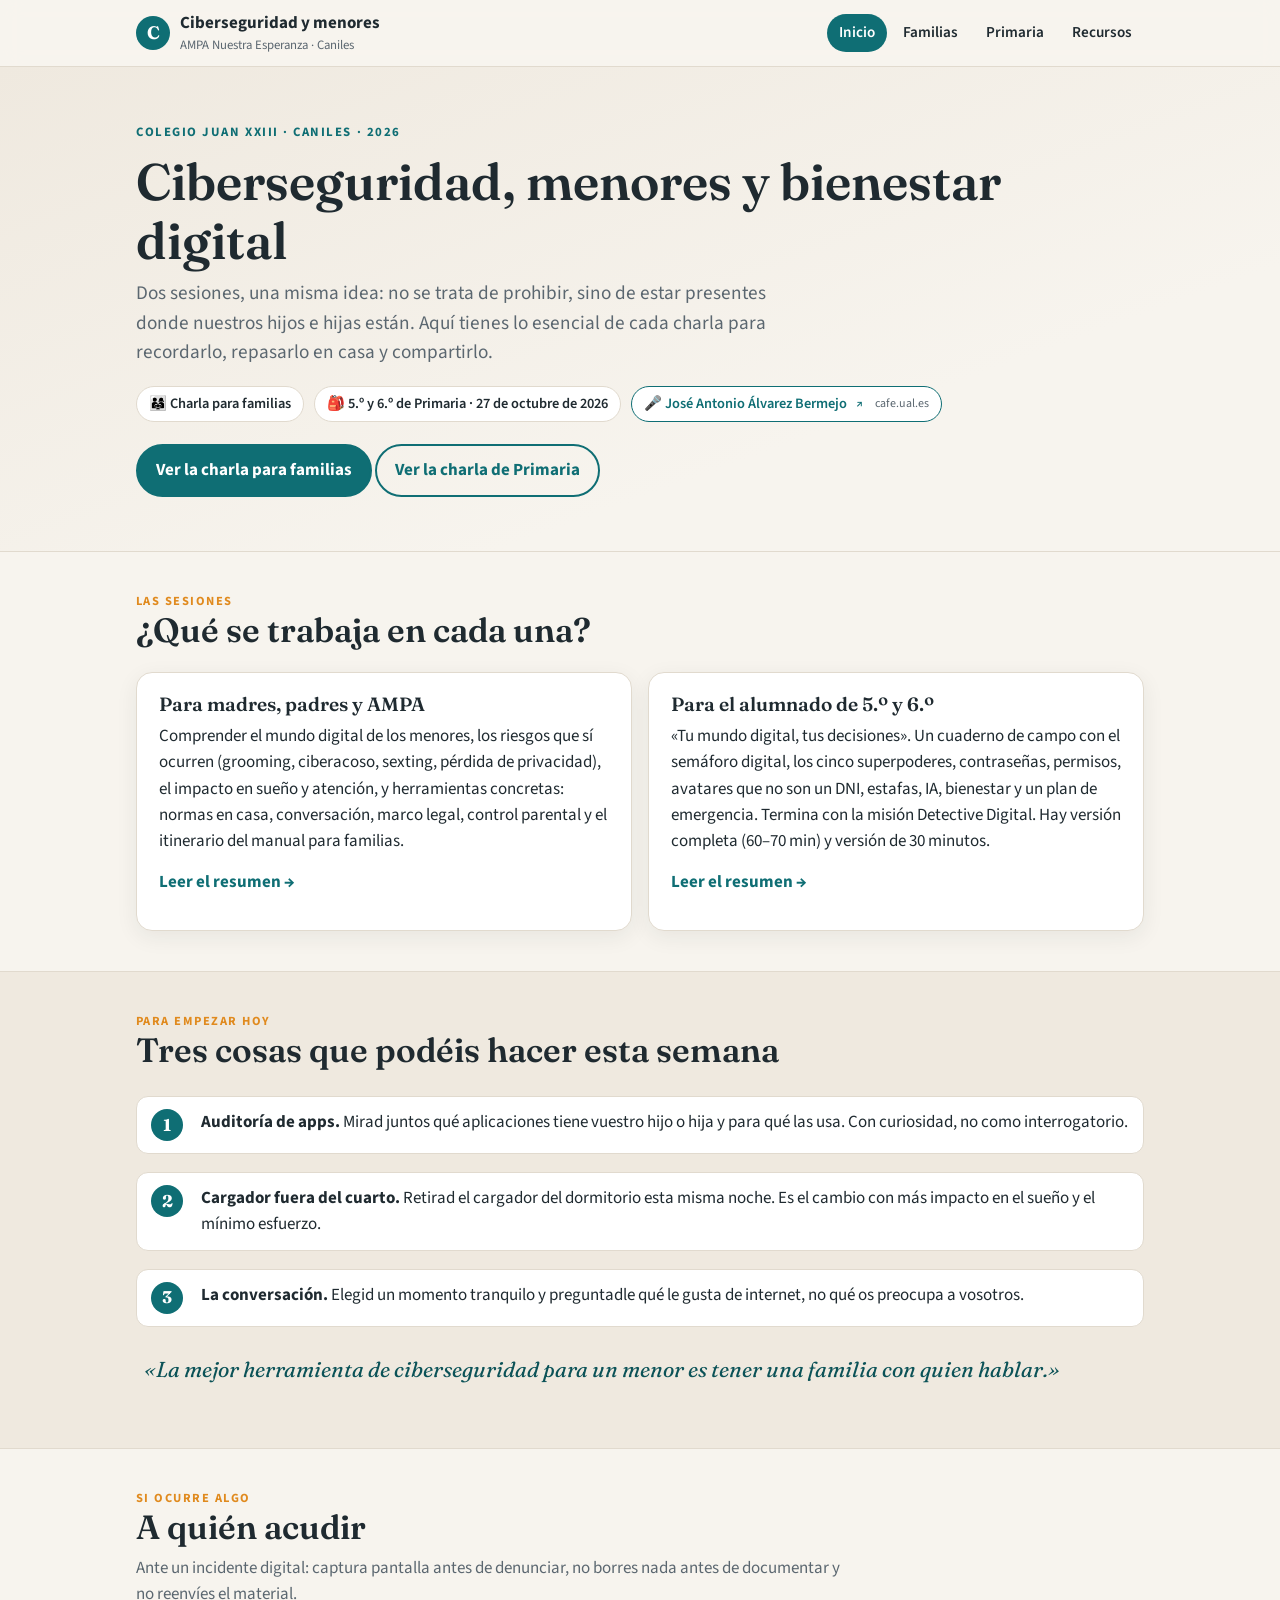
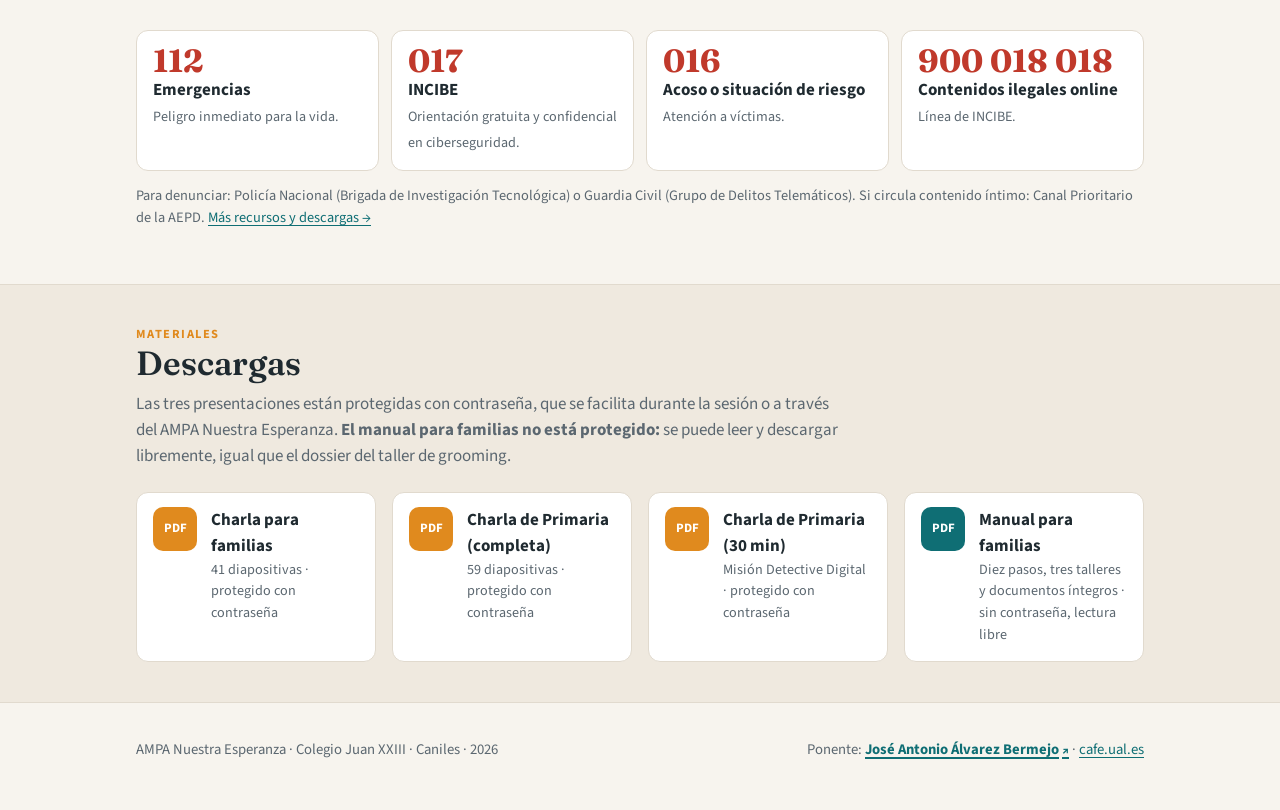
<file: docs/index.html>
<!doctype html>
<html lang="es">
<head>
<meta charset="utf-8">
<meta name="viewport" content="width=device-width, initial-scale=1">
<title>Ciberseguridad y menores · Caniles</title>
<meta name="description" content="Resumen de las charlas de ciberseguridad y bienestar digital para familias y alumnado de Primaria del Colegio Juan XXIII de Caniles, organizadas por el AMPA Nuestra Esperanza.">
<link rel="preconnect" href="https://fonts.googleapis.com">
<link href="https://fonts.googleapis.com/css2?family=Fraunces:ital,wght@0,600;0,700;1,500&family=Source+Sans+3:wght@400;600;700&display=swap" rel="stylesheet">
<link rel="stylesheet" href="style.css">
</head>
<body>
<header class="site-header"><div class="wrap">
  <a class="brand" href="index.html"><span class="dot">C</span><span>Ciberseguridad y menores<small>AMPA Nuestra Esperanza · Caniles</small></span></a>
  <nav><a href="index.html" aria-current="page">Inicio</a><a href="familias.html">Familias</a><a href="primaria.html">Primaria</a><a href="recursos.html">Recursos</a></nav>
</div></header>

<section class="hero"><div class="wrap">
  <div class="kicker">Colegio Juan XXIII · Caniles · 2026</div>
  <h1>Ciberseguridad, menores y bienestar digital</h1>
  <p class="lead">Dos sesiones, una misma idea: no se trata de prohibir, sino de estar presentes donde nuestros hijos e hijas están. Aquí tienes lo esencial de cada charla para recordarlo, repasarlo en casa y compartirlo.</p>
  <div class="meta">
    <span class="chip">👨‍👩‍👧 Charla para familias</span>
    <span class="chip">🎒 5.º y 6.º de Primaria · 27 de octubre de 2026</span>
    <a class="chip chip-link" href="https://cafe.ual.es" target="_blank" rel="noopener" title="Web de José Antonio Álvarez Bermejo">🎤 José Antonio Álvarez Bermejo <span class="ext" aria-hidden="true">↗</span><small>cafe.ual.es</small></a>
  </div>
  <p style="margin-top:22px"><a class="btn" href="familias.html">Ver la charla para familias</a> <a class="btn secondary" href="primaria.html">Ver la charla de Primaria</a></p>
</div></section>

<section class="block"><div class="wrap">
  <div class="section-head"><div class="kicker">Las sesiones</div><h2>¿Qué se trabaja en cada una?</h2></div>
  <div class="grid two">
    <a class="card link" href="familias.html">
      <h3>Para madres, padres y AMPA</h3>
      <p>Comprender el mundo digital de los menores, los riesgos que sí ocurren (grooming, ciberacoso, sexting, pérdida de privacidad), el impacto en sueño y atención, y herramientas concretas: normas en casa, conversación, marco legal, control parental y el itinerario del manual para familias.</p>
      <p class="more">Leer el resumen →</p>
    </a>
    <a class="card link" href="primaria.html">
      <h3>Para el alumnado de 5.º y 6.º</h3>
      <p>«Tu mundo digital, tus decisiones». Un cuaderno de campo con el semáforo digital, los cinco superpoderes, contraseñas, permisos, avatares que no son un DNI, estafas, IA, bienestar y un plan de emergencia. Termina con la misión Detective Digital. Hay versión completa (60–70 min) y versión de 30 minutos.</p>
      <p class="more">Leer el resumen →</p>
    </a>
  </div>
</div></section>

<section class="block alt"><div class="wrap">
  <div class="section-head"><div class="kicker">Para empezar hoy</div><h2>Tres cosas que podéis hacer esta semana</h2></div>
  <ol class="steps">
    <li><div><b>Auditoría de apps.</b> Mirad juntos qué aplicaciones tiene vuestro hijo o hija y para qué las usa. Con curiosidad, no como interrogatorio.</div></li>
    <li><div><b>Cargador fuera del cuarto.</b> Retirad el cargador del dormitorio esta misma noche. Es el cambio con más impacto en el sueño y el mínimo esfuerzo.</div></li>
    <li><div><b>La conversación.</b> Elegid un momento tranquilo y preguntadle qué le gusta de internet, no qué os preocupa a vosotros.</div></li>
  </ol>
  <p class="quote">«La mejor herramienta de ciberseguridad para un menor es tener una familia con quien hablar.»</p>
</div></section>

<section class="block"><div class="wrap">
  <div class="section-head"><div class="kicker">Si ocurre algo</div><h2>A quién acudir</h2><p>Ante un incidente digital: captura pantalla antes de denunciar, no borres nada antes de documentar y no reenvíes el material.</p></div>
  <div class="phones">
    <div class="phone"><div class="n">112</div><b>Emergencias</b><br><small>Peligro inmediato para la vida.</small></div>
    <div class="phone"><div class="n">017</div><b>INCIBE</b><br><small>Orientación gratuita y confidencial en ciberseguridad.</small></div>
    <div class="phone"><div class="n">016</div><b>Acoso o situación de riesgo</b><br><small>Atención a víctimas.</small></div>
    <div class="phone"><div class="n">900 018 018</div><b>Contenidos ilegales online</b><br><small>Línea de INCIBE.</small></div>
  </div>
  <p class="small muted" style="margin-top:14px">Para denunciar: Policía Nacional (Brigada de Investigación Tecnológica) o Guardia Civil (Grupo de Delitos Telemáticos). Si circula contenido íntimo: Canal Prioritario de la AEPD. <a href="recursos.html">Más recursos y descargas →</a></p>
</div></section>

<section class="block alt"><div class="wrap">
  <div class="section-head"><div class="kicker">Materiales</div><h2>Descargas</h2><p>Las tres presentaciones están protegidas con contraseña, que se facilita durante la sesión o a través del AMPA Nuestra Esperanza. <b>El manual para familias no está protegido:</b> se puede leer y descargar libremente, igual que el dossier del taller de grooming.</p></div>
  <div class="grid">
    <a class="download" href="pdf/charlaPadres.pdf"><span class="ico lock">PDF</span><span><b>Charla para familias</b><small>41 diapositivas · protegido con contraseña</small></span></a>
    <a class="download" href="pdf/CharlaPrimaria.pdf"><span class="ico lock">PDF</span><span><b>Charla de Primaria (completa)</b><small>59 diapositivas · protegido con contraseña</small></span></a>
    <a class="download" href="pdf/CharlaPrimaria_30min.pdf"><span class="ico lock">PDF</span><span><b>Charla de Primaria (30 min)</b><small>Misión Detective Digital · protegido con contraseña</small></span></a>
    <a class="download" href="pdf/ManualFamilias.pdf"><span class="ico">PDF</span><span><b>Manual para familias</b><small>Diez pasos, tres talleres y documentos íntegros · sin contraseña, lectura libre</small></span></a>
  </div>
</div></section>

<footer><div class="wrap">
  <span>AMPA Nuestra Esperanza · Colegio Juan XXIII · Caniles · 2026</span>
  <span>Ponente: <a class="autor" href="https://cafe.ual.es" target="_blank" rel="noopener" title="Web de José Antonio Álvarez Bermejo">José Antonio Álvarez Bermejo<span class="ext" aria-hidden="true">↗</span></a> · <a href="https://cafe.ual.es" target="_blank" rel="noopener">cafe.ual.es</a></span>
</div></footer>
</body>
</html>
</file>
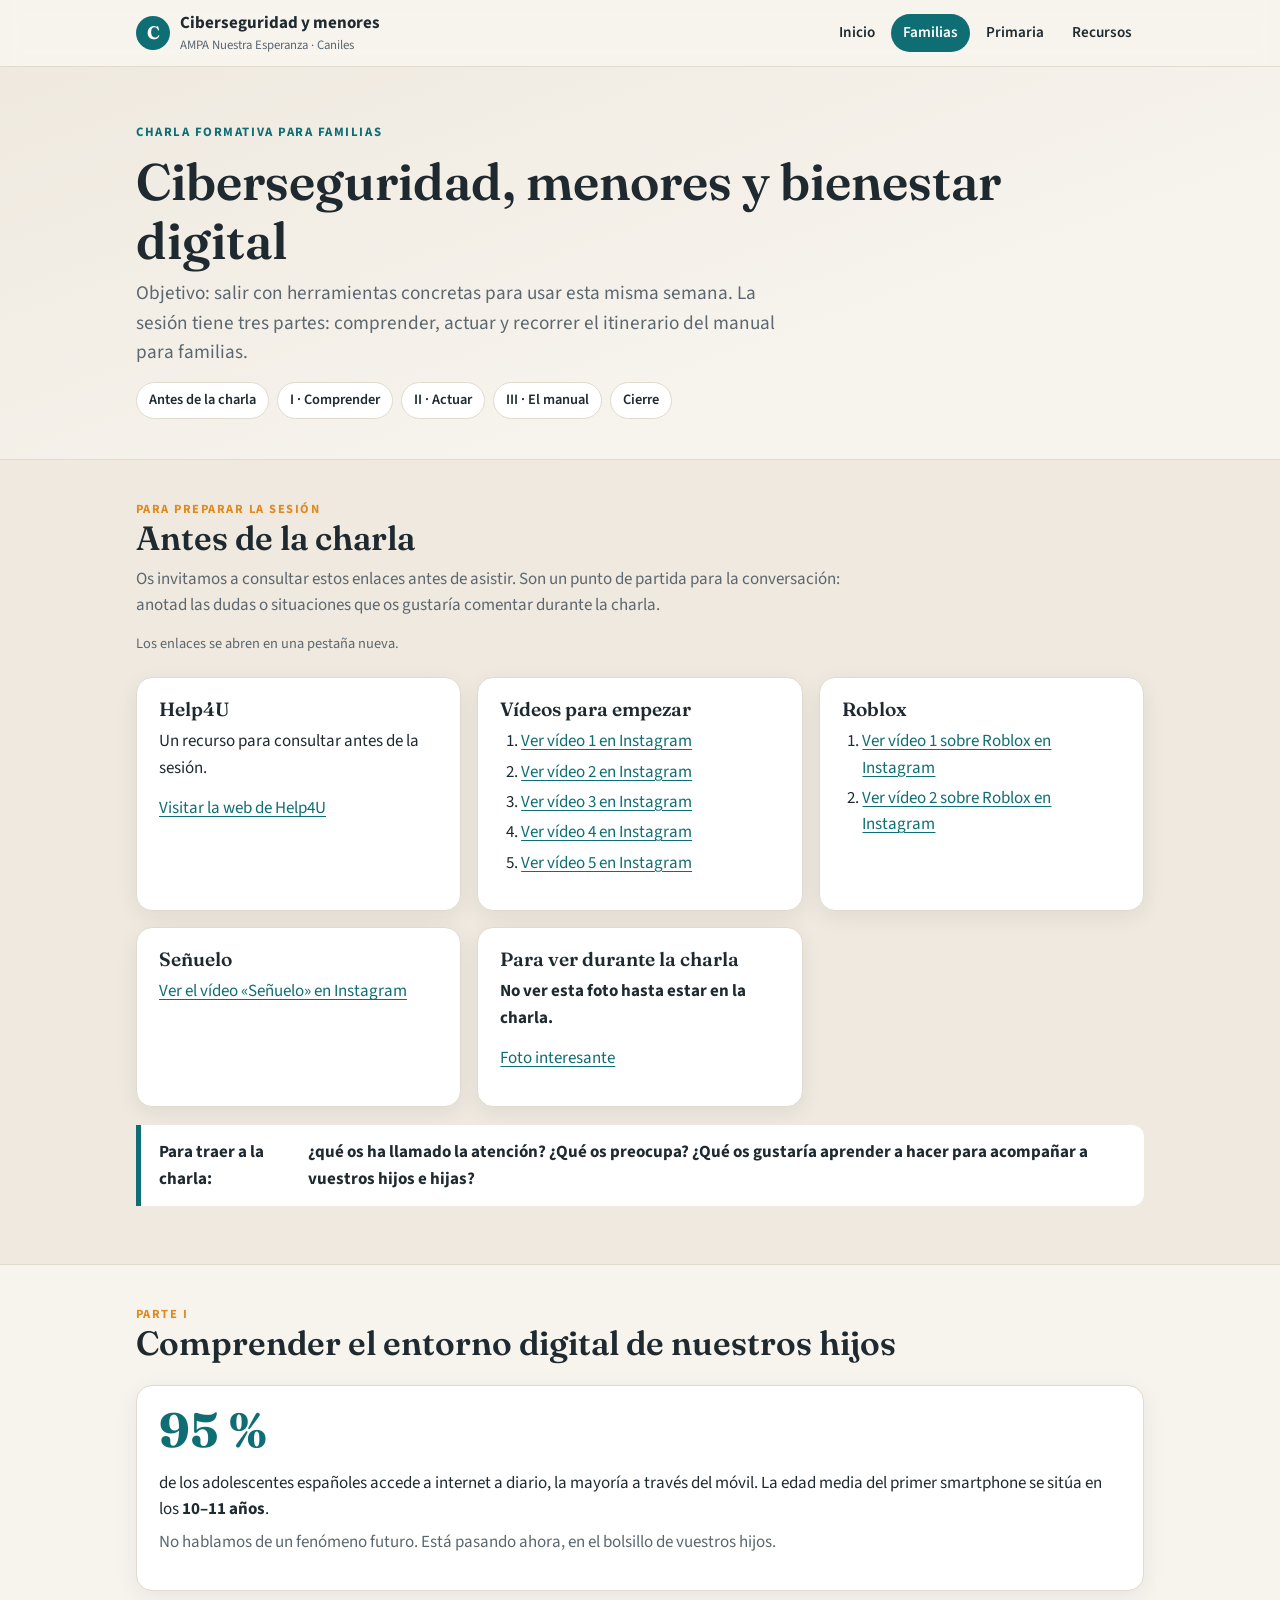
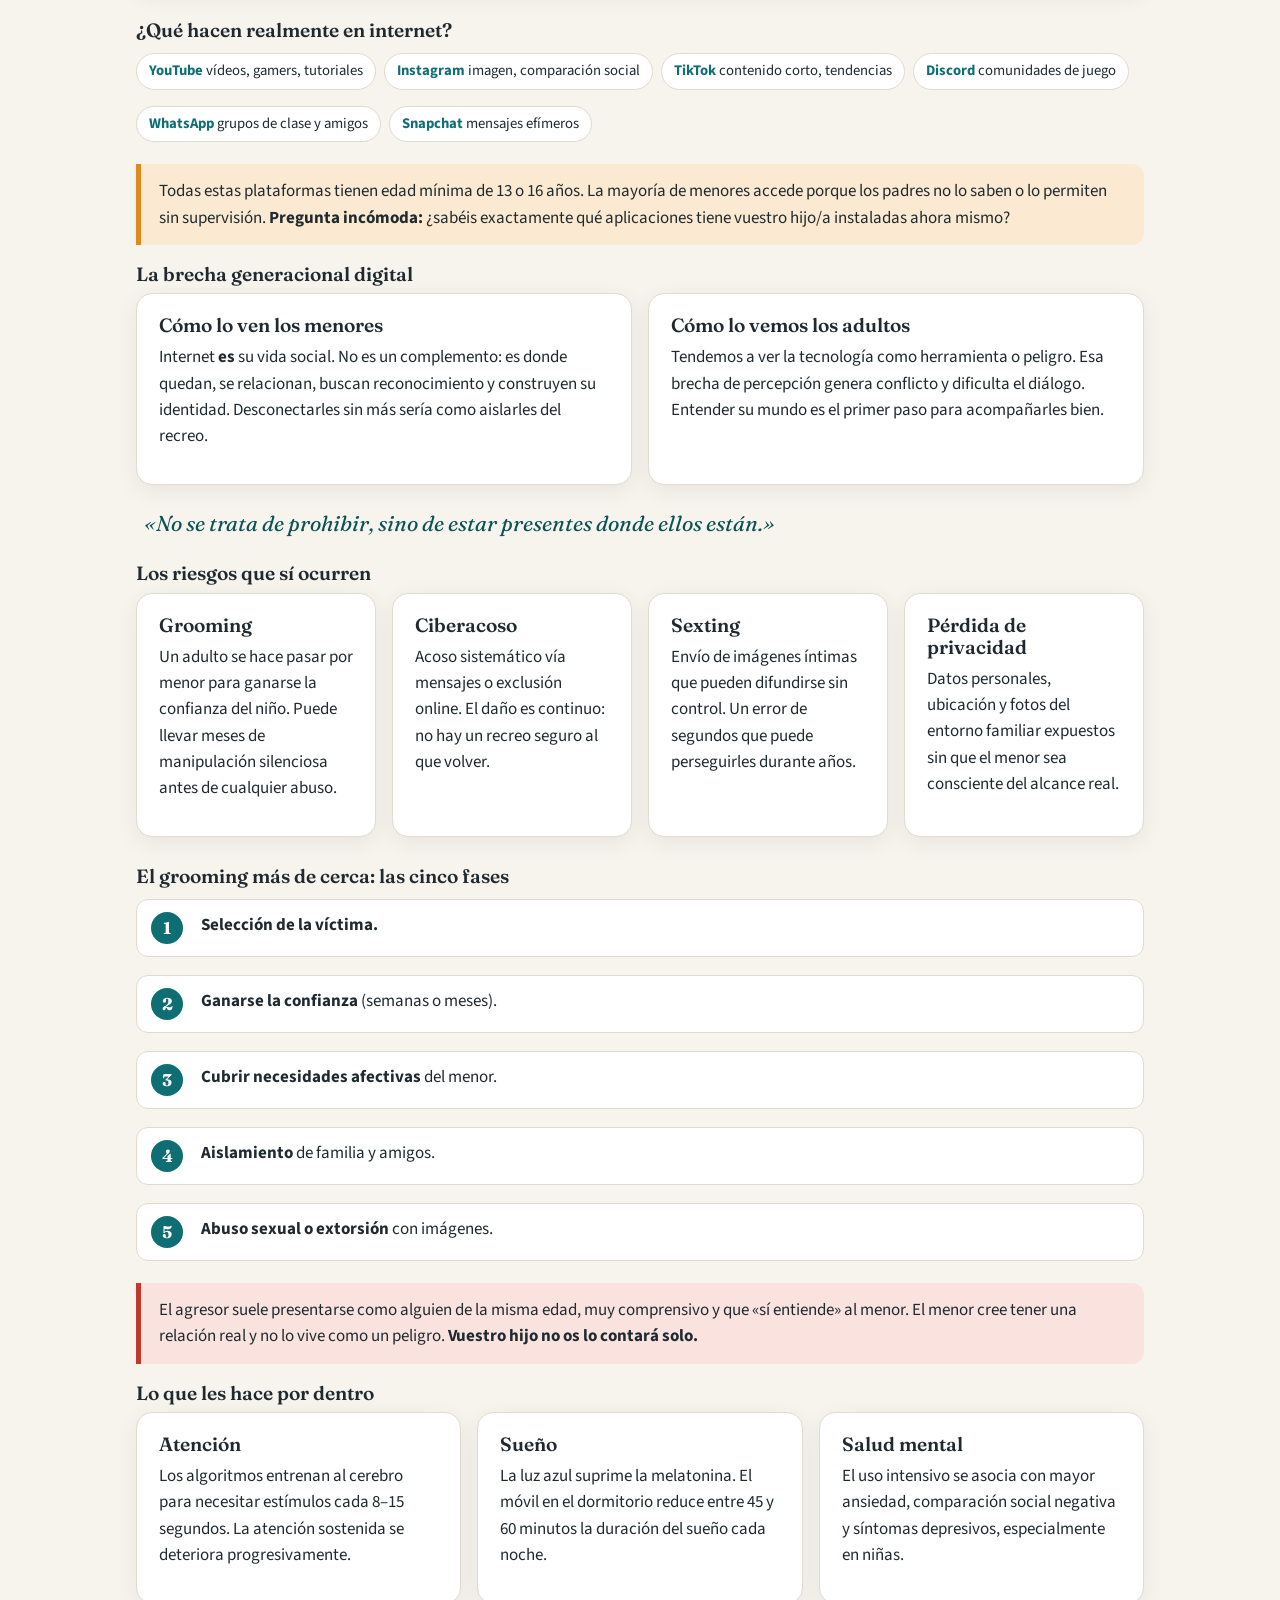
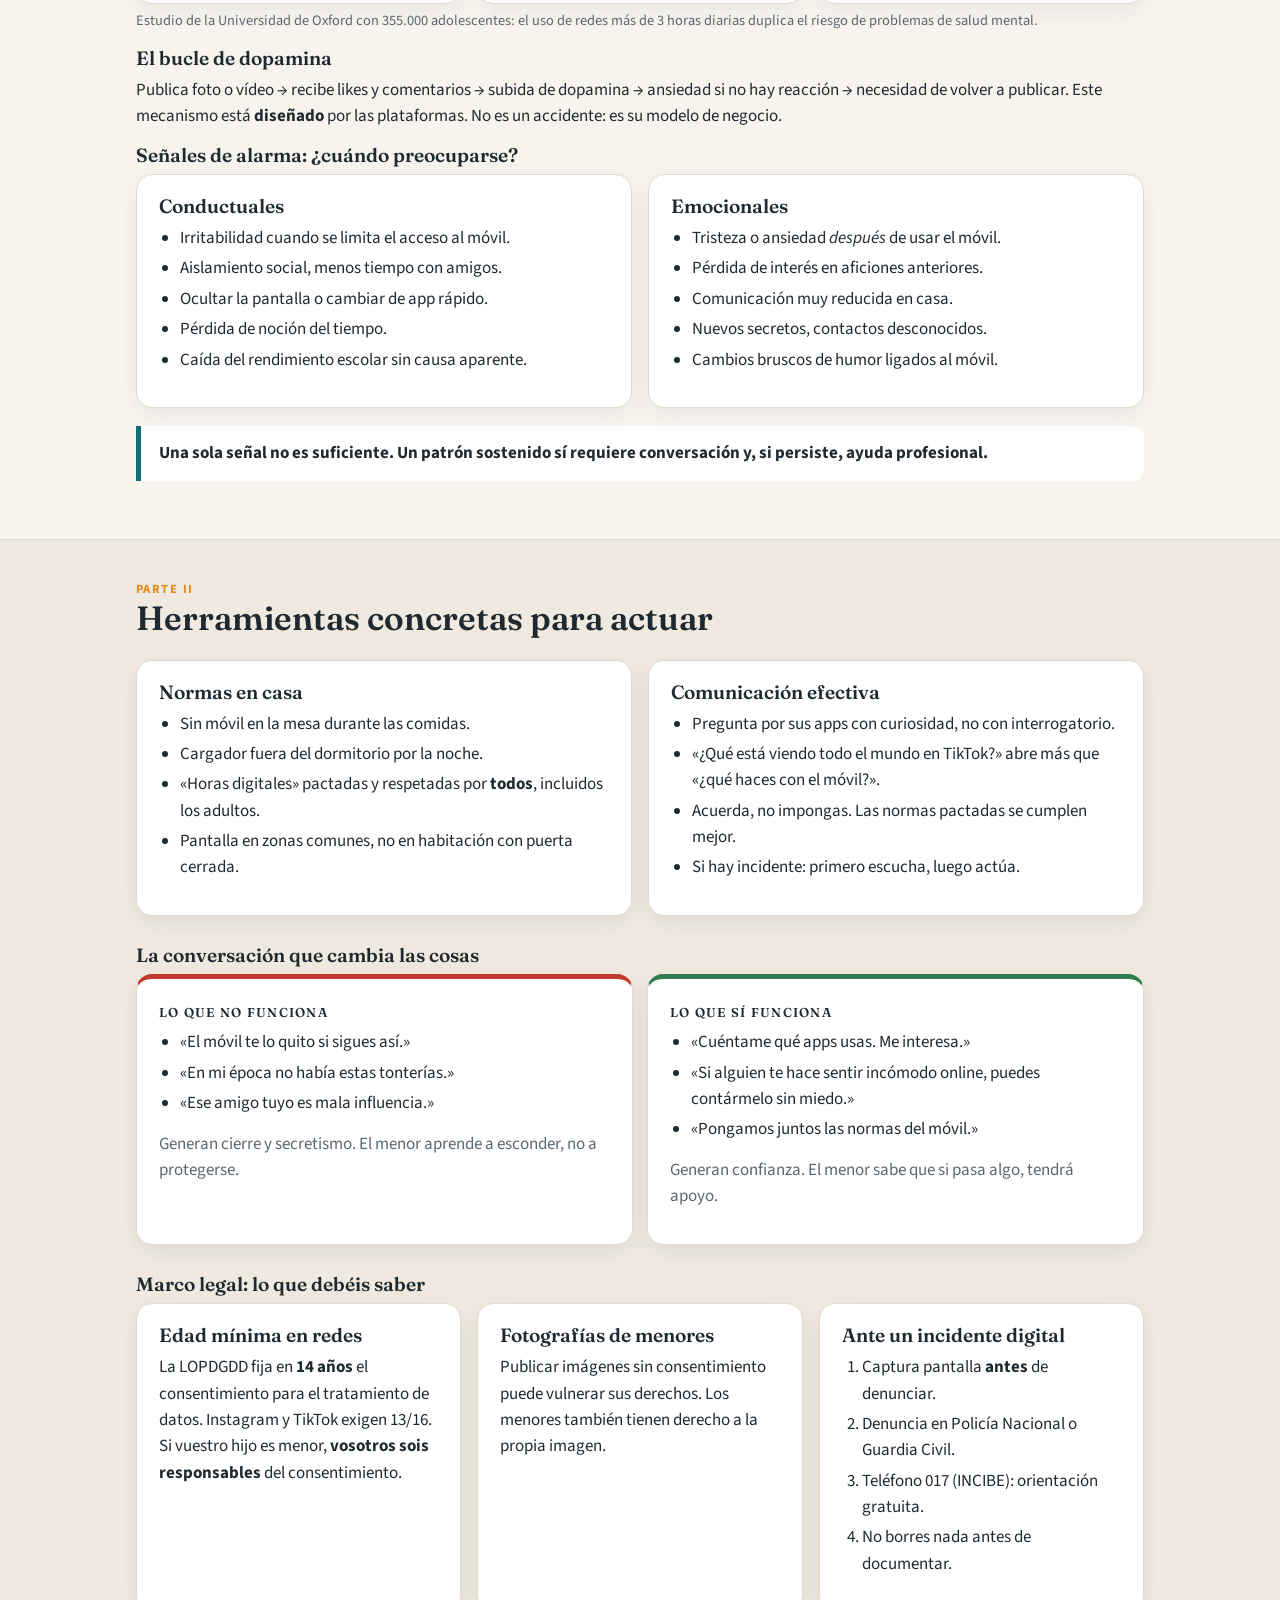
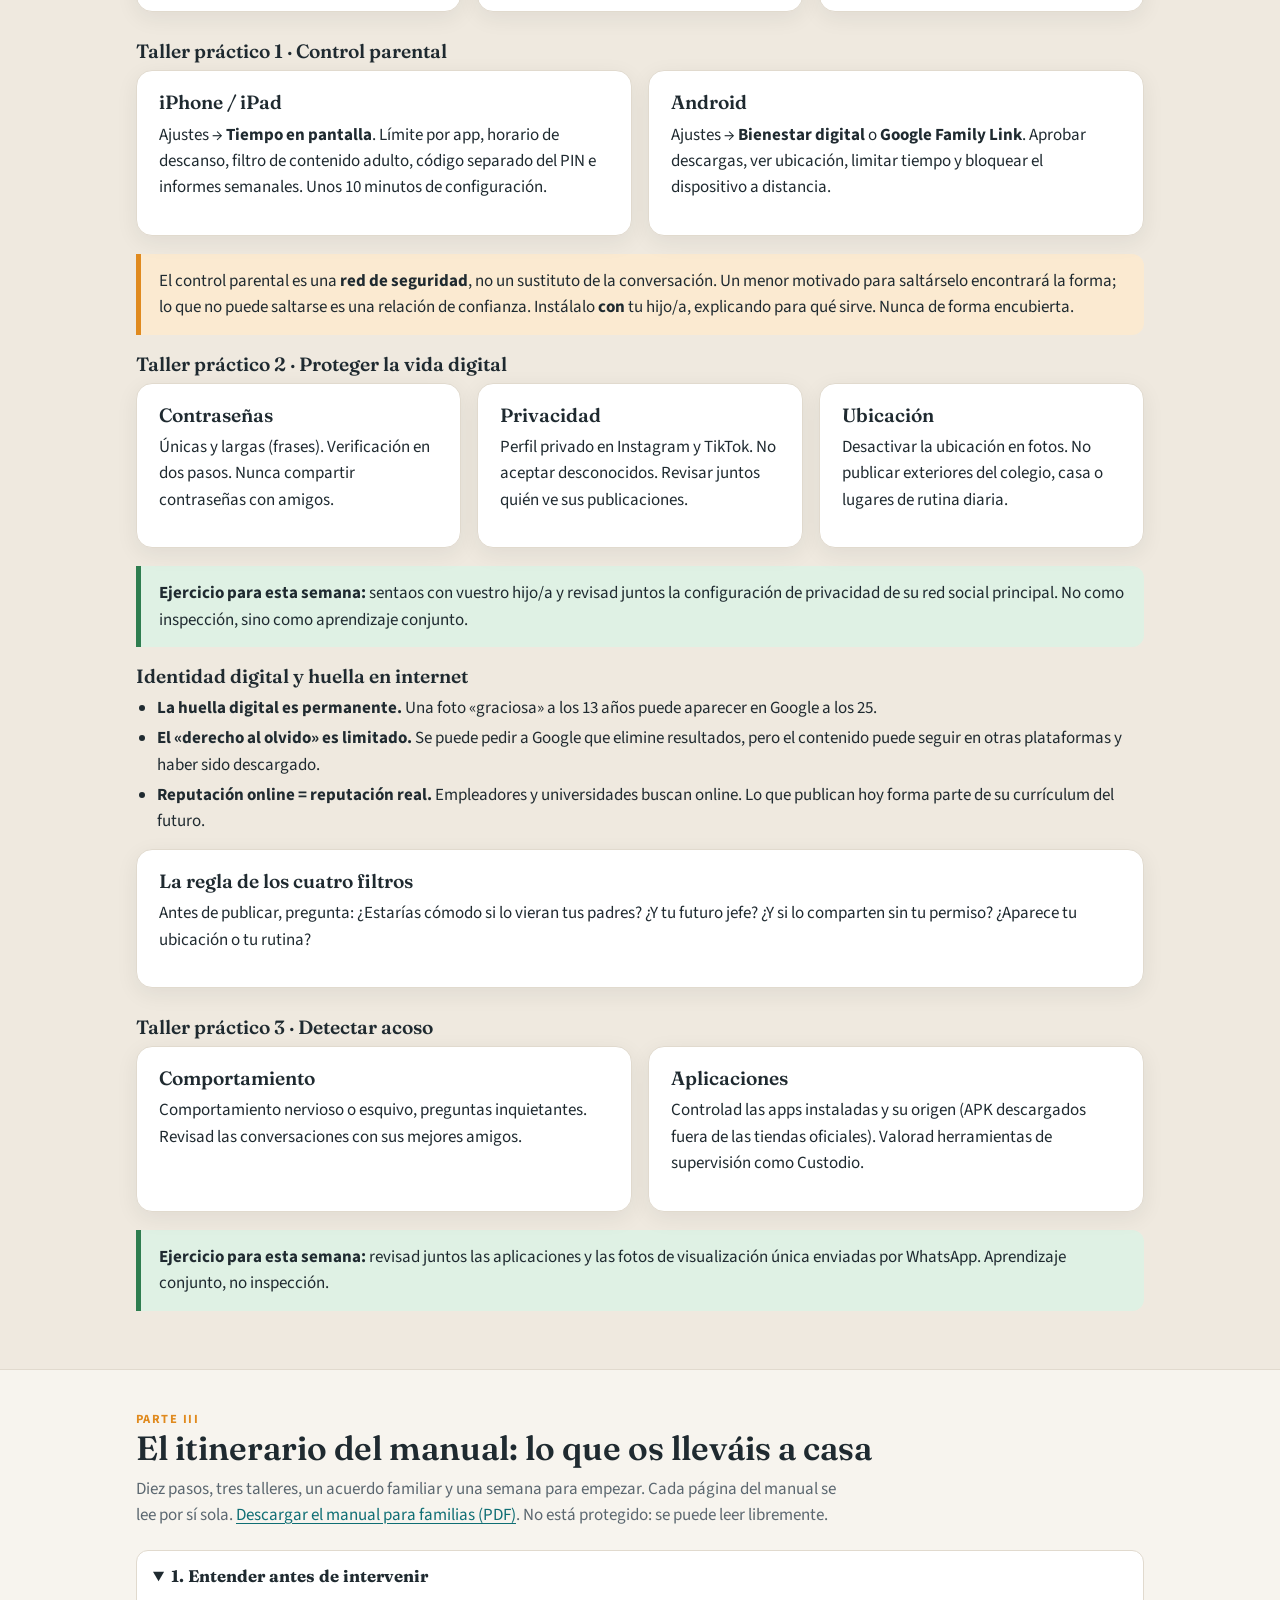
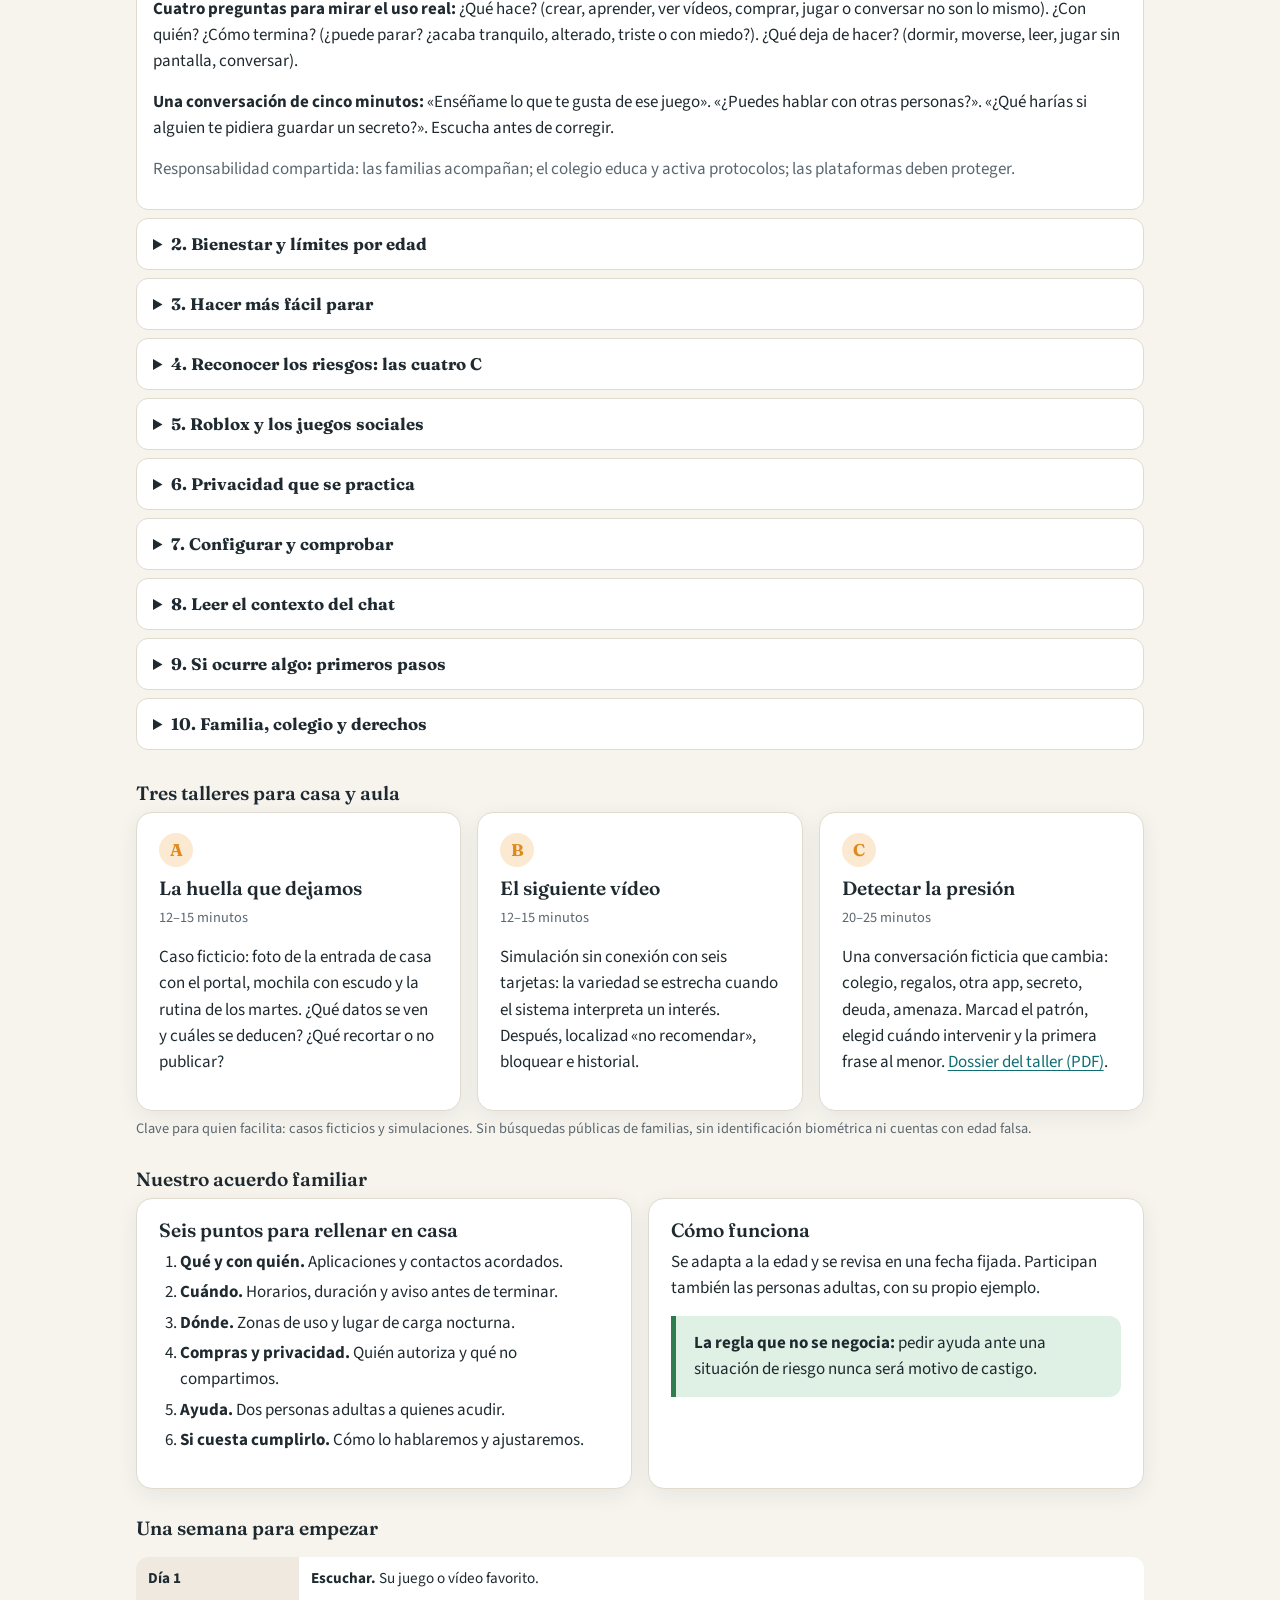
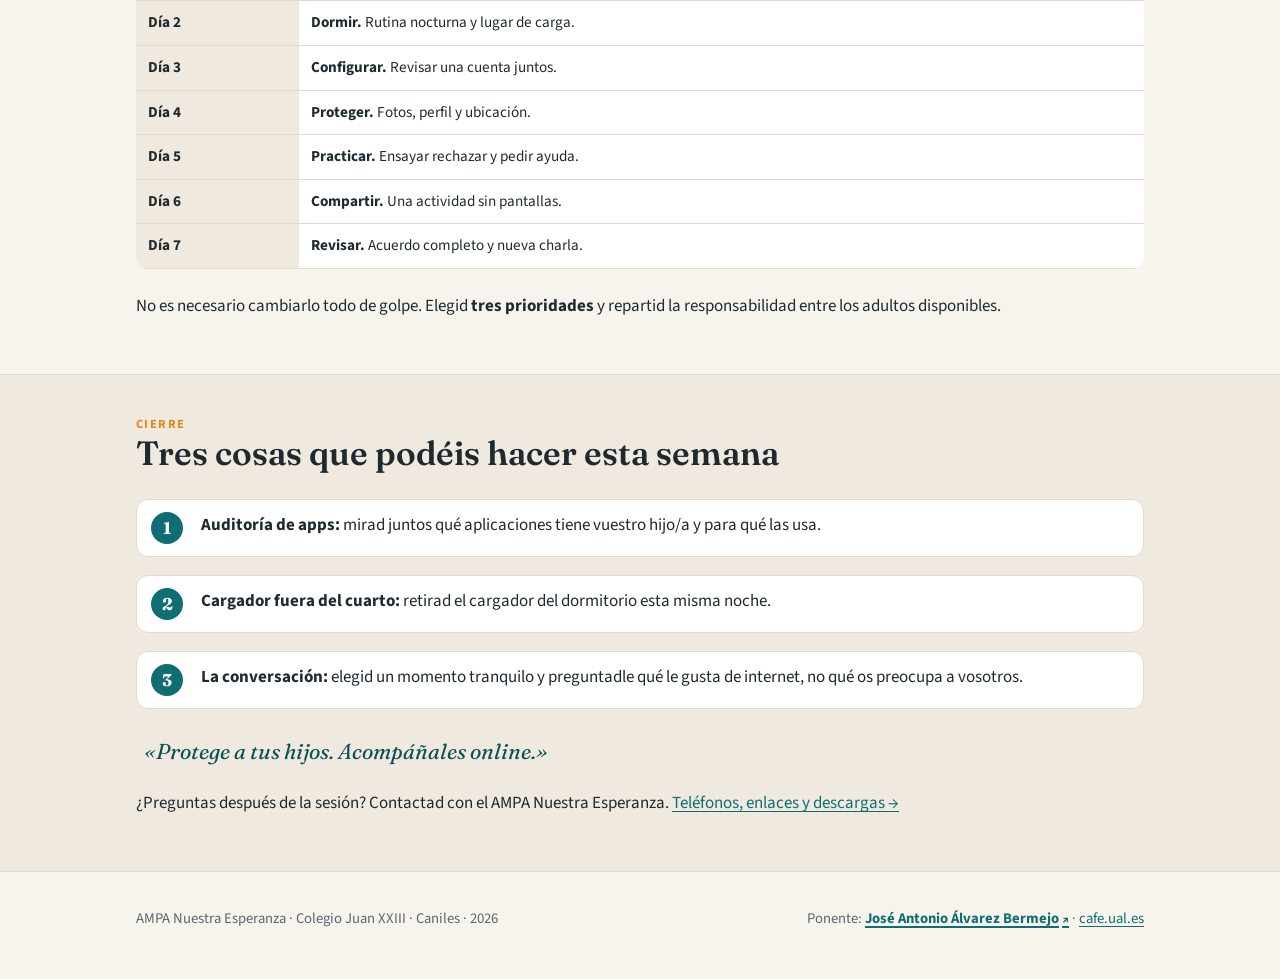
<file: docs/familias.html>
<!doctype html>
<html lang="es">
<head>
<meta charset="utf-8">
<meta name="viewport" content="width=device-width, initial-scale=1">
<title>Charla para familias · Caniles</title>
<meta name="description" content="Resumen de la charla formativa para familias sobre ciberseguridad, menores y bienestar digital: comprender, actuar y el itinerario del manual.">
<link rel="preconnect" href="https://fonts.googleapis.com">
<link href="https://fonts.googleapis.com/css2?family=Fraunces:ital,wght@0,600;0,700;1,500&family=Source+Sans+3:wght@400;600;700&display=swap" rel="stylesheet">
<link rel="stylesheet" href="style.css">
</head>
<body>
<header class="site-header"><div class="wrap">
  <a class="brand" href="index.html"><span class="dot">C</span><span>Ciberseguridad y menores<small>AMPA Nuestra Esperanza · Caniles</small></span></a>
  <nav><a href="index.html">Inicio</a><a href="familias.html" aria-current="page">Familias</a><a href="primaria.html">Primaria</a><a href="recursos.html">Recursos</a></nav>
</div></header>

<section class="hero"><div class="wrap">
  <div class="kicker">Charla formativa para familias</div>
  <h1>Ciberseguridad, menores y bienestar digital</h1>
  <p class="lead">Objetivo: salir con herramientas concretas para usar esta misma semana. La sesión tiene tres partes: comprender, actuar y recorrer el itinerario del manual para familias.</p>
  <div class="toc">
    <a href="#antes-de-la-charla">Antes de la charla</a><a href="#comprender">I · Comprender</a><a href="#actuar">II · Actuar</a><a href="#manual">III · El manual</a><a href="#cierre">Cierre</a>
  </div>
</div></section>

<section class="block alt" id="antes-de-la-charla" aria-labelledby="titulo-antes-de-la-charla"><div class="wrap">
  <div class="section-head">
    <div class="kicker">Para preparar la sesión</div>
    <h2 id="titulo-antes-de-la-charla">Antes de la charla</h2>
    <p>Os invitamos a consultar estos enlaces antes de asistir. Son un punto de partida para la conversación: anotad las dudas o situaciones que os gustaría comentar durante la charla.</p>
    <p class="small">Los enlaces se abren en una pestaña nueva.</p>
  </div>
  <div class="grid two">
    <div class="card">
      <h3>Help4U</h3>
      <p>Un recurso para consultar antes de la sesión.</p>
      <p><a href="https://www.help4u-project.eu/" target="_blank" rel="noopener noreferrer">Visitar la web de Help4U</a></p>
    </div>
    <div class="card">
      <h3>Vídeos para empezar</h3>
      <ol>
        <li><a href="https://www.instagram.com/reels/DYron05Ncn8/" target="_blank" rel="noopener noreferrer">Ver vídeo 1 en Instagram</a></li>
        <li><a href="https://www.instagram.com/reel/DT8HGXvjKSv/?igsh=aDN2Z3l0aDNrbGo3" target="_blank" rel="noopener noreferrer">Ver vídeo 2 en Instagram</a></li>
        <li><a href="https://www.instagram.com/reels/DV7N1qDjAv0/" target="_blank" rel="noopener noreferrer">Ver vídeo 3 en Instagram</a></li>
        <li><a href="https://www.instagram.com/reels/DYfYGFetrGW/" target="_blank" rel="noopener noreferrer">Ver vídeo 4 en Instagram</a></li>
        <li><a href="https://www.instagram.com/reels/DVwX6WGFFyr/" target="_blank" rel="noopener noreferrer">Ver vídeo 5 en Instagram</a></li>
      </ol>
    </div>
    <div class="card">
      <h3>Roblox</h3>
      <ol>
        <li><a href="https://www.instagram.com/reels/DXh4FXJiR-Z/" target="_blank" rel="noopener noreferrer">Ver vídeo 1 sobre Roblox en Instagram</a></li>
        <li><a href="https://www.instagram.com/reels/DVJg7ETDp_8/" target="_blank" rel="noopener noreferrer">Ver vídeo 2 sobre Roblox en Instagram</a></li>
      </ol>
    </div>
    <div class="card">
      <h3>Señuelo</h3>
      <p><a href="https://www.instagram.com/reels/DY2PHrGSSS9/" target="_blank" rel="noopener noreferrer">Ver el vídeo «Señuelo» en Instagram</a></p>
    </div>
    <div class="card">
      <h3>Para ver durante la charla</h3>
      <p><strong>No ver esta foto hasta estar en la charla.</strong></p>
      <p><a href="http://canarytokens.com/traffic/terms/d3c7b5wfjrz4g55mpey7yxfrp/brand-logo.png" target="_blank" rel="noopener noreferrer">Foto interesante</a></p>
    </div>
  </div>
  <div class="callout brand"><b>Para traer a la charla:</b> ¿qué os ha llamado la atención? ¿Qué os preocupa? ¿Qué os gustaría aprender a hacer para acompañar a vuestros hijos e hijas?</div>
</div></section>

<section class="block" id="comprender"><div class="wrap">
  <div class="section-head"><div class="kicker">Parte I</div><h2>Comprender el entorno digital de nuestros hijos</h2></div>

  <div class="card">
    <div class="stat"><span class="big">95 %</span><span>de los adolescentes españoles accede a internet a diario, la mayoría a través del móvil. La edad media del primer smartphone se sitúa en los <b>10–11 años</b>.</span></div>
    <p class="muted">No hablamos de un fenómeno futuro. Está pasando ahora, en el bolsillo de vuestros hijos.</p>
  </div>

  <h3 style="margin-top:28px">¿Qué hacen realmente en internet?</h3>
  <ul class="pill-list">
    <li><b>YouTube</b> vídeos, gamers, tutoriales</li><li><b>Instagram</b> imagen, comparación social</li><li><b>TikTok</b> contenido corto, tendencias</li>
    <li><b>Discord</b> comunidades de juego</li><li><b>WhatsApp</b> grupos de clase y amigos</li><li><b>Snapchat</b> mensajes efímeros</li>
  </ul>
  <div class="callout">Todas estas plataformas tienen edad mínima de 13 o 16 años. La mayoría de menores accede porque los padres no lo saben o lo permiten sin supervisión. <b>Pregunta incómoda:</b> ¿sabéis exactamente qué aplicaciones tiene vuestro hijo/a instaladas ahora mismo?</div>

  <h3>La brecha generacional digital</h3>
  <div class="grid two">
    <div class="card"><h3>Cómo lo ven los menores</h3><p>Internet <b>es</b> su vida social. No es un complemento: es donde quedan, se relacionan, buscan reconocimiento y construyen su identidad. Desconectarles sin más sería como aislarles del recreo.</p></div>
    <div class="card"><h3>Cómo lo vemos los adultos</h3><p>Tendemos a ver la tecnología como herramienta o peligro. Esa brecha de percepción genera conflicto y dificulta el diálogo. Entender su mundo es el primer paso para acompañarles bien.</p></div>
  </div>
  <p class="quote">«No se trata de prohibir, sino de estar presentes donde ellos están.»</p>

  <h3>Los riesgos que sí ocurren</h3>
  <div class="grid">
    <div class="card"><h3>Grooming</h3><p>Un adulto se hace pasar por menor para ganarse la confianza del niño. Puede llevar meses de manipulación silenciosa antes de cualquier abuso.</p></div>
    <div class="card"><h3>Ciberacoso</h3><p>Acoso sistemático vía mensajes o exclusión online. El daño es continuo: no hay un recreo seguro al que volver.</p></div>
    <div class="card"><h3>Sexting</h3><p>Envío de imágenes íntimas que pueden difundirse sin control. Un error de segundos que puede perseguirles durante años.</p></div>
    <div class="card"><h3>Pérdida de privacidad</h3><p>Datos personales, ubicación y fotos del entorno familiar expuestos sin que el menor sea consciente del alcance real.</p></div>
  </div>

  <h3 style="margin-top:28px">El grooming más de cerca: las cinco fases</h3>
  <ol class="steps">
    <li><div><b>Selección de la víctima.</b></div></li>
    <li><div><b>Ganarse la confianza</b> (semanas o meses).</div></li>
    <li><div><b>Cubrir necesidades afectivas</b> del menor.</div></li>
    <li><div><b>Aislamiento</b> de familia y amigos.</div></li>
    <li><div><b>Abuso sexual o extorsión</b> con imágenes.</div></li>
  </ol>
  <div class="callout red">El agresor suele presentarse como alguien de la misma edad, muy comprensivo y que «sí entiende» al menor. El menor cree tener una relación real y no lo vive como un peligro. <b>Vuestro hijo no os lo contará solo.</b></div>

  <h3>Lo que les hace por dentro</h3>
  <div class="grid">
    <div class="card"><h3>Atención</h3><p>Los algoritmos entrenan al cerebro para necesitar estímulos cada 8–15 segundos. La atención sostenida se deteriora progresivamente.</p></div>
    <div class="card"><h3>Sueño</h3><p>La luz azul suprime la melatonina. El móvil en el dormitorio reduce entre 45 y 60 minutos la duración del sueño cada noche.</p></div>
    <div class="card"><h3>Salud mental</h3><p>El uso intensivo se asocia con mayor ansiedad, comparación social negativa y síntomas depresivos, especialmente en niñas.</p></div>
  </div>
  <p class="small muted">Estudio de la Universidad de Oxford con 355.000 adolescentes: el uso de redes más de 3 horas diarias duplica el riesgo de problemas de salud mental.</p>

  <h3>El bucle de dopamina</h3>
  <p>Publica foto o vídeo → recibe likes y comentarios → subida de dopamina → ansiedad si no hay reacción → necesidad de volver a publicar. Este mecanismo está <b>diseñado</b> por las plataformas. No es un accidente: es su modelo de negocio.</p>

  <h3>Señales de alarma: ¿cuándo preocuparse?</h3>
  <div class="grid two">
    <div class="card"><h3>Conductuales</h3><ul><li>Irritabilidad cuando se limita el acceso al móvil.</li><li>Aislamiento social, menos tiempo con amigos.</li><li>Ocultar la pantalla o cambiar de app rápido.</li><li>Pérdida de noción del tiempo.</li><li>Caída del rendimiento escolar sin causa aparente.</li></ul></div>
    <div class="card"><h3>Emocionales</h3><ul><li>Tristeza o ansiedad <i>después</i> de usar el móvil.</li><li>Pérdida de interés en aficiones anteriores.</li><li>Comunicación muy reducida en casa.</li><li>Nuevos secretos, contactos desconocidos.</li><li>Cambios bruscos de humor ligados al móvil.</li></ul></div>
  </div>
  <div class="callout brand">Una sola señal no es suficiente. Un patrón sostenido sí requiere conversación y, si persiste, ayuda profesional.</div>
</div></section>

<section class="block alt" id="actuar"><div class="wrap">
  <div class="section-head"><div class="kicker">Parte II</div><h2>Herramientas concretas para actuar</h2></div>

  <div class="grid two">
    <div class="card"><h3>Normas en casa</h3><ul><li>Sin móvil en la mesa durante las comidas.</li><li>Cargador fuera del dormitorio por la noche.</li><li>«Horas digitales» pactadas y respetadas por <b>todos</b>, incluidos los adultos.</li><li>Pantalla en zonas comunes, no en habitación con puerta cerrada.</li></ul></div>
    <div class="card"><h3>Comunicación efectiva</h3><ul><li>Pregunta por sus apps con curiosidad, no con interrogatorio.</li><li>«¿Qué está viendo todo el mundo en TikTok?» abre más que «¿qué haces con el móvil?».</li><li>Acuerda, no impongas. Las normas pactadas se cumplen mejor.</li><li>Si hay incidente: primero escucha, luego actúa.</li></ul></div>
  </div>

  <h3 style="margin-top:28px">La conversación que cambia las cosas</h3>
  <div class="compare">
    <div class="card no"><h3><span>Lo que NO funciona</span></h3><ul><li>«El móvil te lo quito si sigues así.»</li><li>«En mi época no había estas tonterías.»</li><li>«Ese amigo tuyo es mala influencia.»</li></ul><p class="muted">Generan cierre y secretismo. El menor aprende a esconder, no a protegerse.</p></div>
    <div class="card si"><h3><span>Lo que SÍ funciona</span></h3><ul><li>«Cuéntame qué apps usas. Me interesa.»</li><li>«Si alguien te hace sentir incómodo online, puedes contármelo sin miedo.»</li><li>«Pongamos juntos las normas del móvil.»</li></ul><p class="muted">Generan confianza. El menor sabe que si pasa algo, tendrá apoyo.</p></div>
  </div>

  <h3 style="margin-top:28px">Marco legal: lo que debéis saber</h3>
  <div class="grid">
    <div class="card"><h3>Edad mínima en redes</h3><p>La LOPDGDD fija en <b>14 años</b> el consentimiento para el tratamiento de datos. Instagram y TikTok exigen 13/16. Si vuestro hijo es menor, <b>vosotros sois responsables</b> del consentimiento.</p></div>
    <div class="card"><h3>Fotografías de menores</h3><p>Publicar imágenes sin consentimiento puede vulnerar sus derechos. Los menores también tienen derecho a la propia imagen.</p></div>
    <div class="card"><h3>Ante un incidente digital</h3><ol><li>Captura pantalla <b>antes</b> de denunciar.</li><li>Denuncia en Policía Nacional o Guardia Civil.</li><li>Teléfono 017 (INCIBE): orientación gratuita.</li><li>No borres nada antes de documentar.</li></ol></div>
  </div>

  <h3 style="margin-top:28px">Taller práctico 1 · Control parental</h3>
  <div class="grid two">
    <div class="card"><h3>iPhone / iPad</h3><p>Ajustes → <b>Tiempo en pantalla</b>. Límite por app, horario de descanso, filtro de contenido adulto, código separado del PIN e informes semanales. Unos 10 minutos de configuración.</p></div>
    <div class="card"><h3>Android</h3><p>Ajustes → <b>Bienestar digital</b> o <b>Google Family Link</b>. Aprobar descargas, ver ubicación, limitar tiempo y bloquear el dispositivo a distancia.</p></div>
  </div>
  <div class="callout">El control parental es una <b>red de seguridad</b>, no un sustituto de la conversación. Un menor motivado para saltárselo encontrará la forma; lo que no puede saltarse es una relación de confianza. Instálalo <b>con</b> tu hijo/a, explicando para qué sirve. Nunca de forma encubierta.</div>

  <h3>Taller práctico 2 · Proteger la vida digital</h3>
  <div class="grid">
    <div class="card"><h3>Contraseñas</h3><p>Únicas y largas (frases). Verificación en dos pasos. Nunca compartir contraseñas con amigos.</p></div>
    <div class="card"><h3>Privacidad</h3><p>Perfil privado en Instagram y TikTok. No aceptar desconocidos. Revisar juntos quién ve sus publicaciones.</p></div>
    <div class="card"><h3>Ubicación</h3><p>Desactivar la ubicación en fotos. No publicar exteriores del colegio, casa o lugares de rutina diaria.</p></div>
  </div>
  <div class="callout green"><b>Ejercicio para esta semana:</b> sentaos con vuestro hijo/a y revisad juntos la configuración de privacidad de su red social principal. No como inspección, sino como aprendizaje conjunto.</div>

  <h3>Identidad digital y huella en internet</h3>
  <ul>
    <li><b>La huella digital es permanente.</b> Una foto «graciosa» a los 13 años puede aparecer en Google a los 25.</li>
    <li><b>El «derecho al olvido» es limitado.</b> Se puede pedir a Google que elimine resultados, pero el contenido puede seguir en otras plataformas y haber sido descargado.</li>
    <li><b>Reputación online = reputación real.</b> Empleadores y universidades buscan online. Lo que publican hoy forma parte de su currículum del futuro.</li>
  </ul>
  <div class="card"><h3>La regla de los cuatro filtros</h3><p>Antes de publicar, pregunta: ¿Estarías cómodo si lo vieran tus padres? ¿Y tu futuro jefe? ¿Y si lo comparten sin tu permiso? ¿Aparece tu ubicación o tu rutina?</p></div>

  <h3 style="margin-top:28px">Taller práctico 3 · Detectar acoso</h3>
  <div class="grid two">
    <div class="card"><h3>Comportamiento</h3><p>Comportamiento nervioso o esquivo, preguntas inquietantes. Revisad las conversaciones con sus mejores amigos.</p></div>
    <div class="card"><h3>Aplicaciones</h3><p>Controlad las apps instaladas y su origen (APK descargados fuera de las tiendas oficiales). Valorad herramientas de supervisión como Custodio.</p></div>
  </div>
  <div class="callout green"><b>Ejercicio para esta semana:</b> revisad juntos las aplicaciones y las fotos de visualización única enviadas por WhatsApp. Aprendizaje conjunto, no inspección.</div>
</div></section>

<section class="block" id="manual"><div class="wrap">
  <div class="section-head"><div class="kicker">Parte III</div><h2>El itinerario del manual: lo que os lleváis a casa</h2><p>Diez pasos, tres talleres, un acuerdo familiar y una semana para empezar. Cada página del manual se lee por sí sola. <a href="pdf/ManualFamilias.pdf">Descargar el manual para familias (PDF)</a>. No está protegido: se puede leer libremente.</p></div>

  <details open><summary>1. Entender antes de intervenir</summary>
    <p><b>Cuatro preguntas para mirar el uso real:</b> ¿Qué hace? (crear, aprender, ver vídeos, comprar, jugar o conversar no son lo mismo). ¿Con quién? ¿Cómo termina? (¿puede parar? ¿acaba tranquilo, alterado, triste o con miedo?). ¿Qué deja de hacer? (dormir, moverse, leer, jugar sin pantalla, conversar).</p>
    <p><b>Una conversación de cinco minutos:</b> «Enséñame lo que te gusta de ese juego». «¿Puedes hablar con otras personas?». «¿Qué harías si alguien te pidiera guardar un secreto?». Escucha antes de corregir.</p>
    <p class="muted">Responsabilidad compartida: las familias acompañan; el colegio educa y activa protocolos; las plataformas deben proteger.</p>
  </details>

  <details><summary>2. Bienestar y límites por edad</summary>
    <p><b>Franjas de la Asociación Española de Pediatría (AEP):</b></p>
    <div class="table-wrap"><table><tr><th>Edad</th><th>Recomendación</th></tr>
      <tr><td>0 a 6 años</td><td>Evitar las pantallas. Excepción: un contacto social breve y acompañado.</td></tr>
      <tr><td>7 a 12 años</td><td>Menos de una hora diaria, contando el uso escolar. Dispositivos fijos y supervisión.</td></tr>
      <tr><td>13 a 16 años</td><td>Menos de dos horas diarias, contando colegio y deberes. Retrasar el móvil con internet.</td></tr></table></div>
    <p>Son recomendaciones de salud, no umbrales que garanticen ausencia de riesgo. Prioridad práctica: <b>proteged el sueño</b> con rutina de desconexión y lugar común de carga nocturna. Las personas adultas también.</p>
    <p><b>Lo que comparten las guías pediátricas</b> (AEP 2024, AAP 2026, AACAP 2025): acompañamiento, contenido adecuado, ejemplo adulto, tiempo para juego y relaciones, y protección del descanso. Al leer una tabla en internet, comprobad organismo, fecha, edad y si cuenta solo ocio o todo el uso.</p>
    <p><b>Las «5 C» de la AAP para conversar en casa:</b> el niño o la niña (¿qué necesita ahora?), el contenido (¿es de calidad? ¿incluye publicidad, compras o desconocidos?), la calma (¿es la única forma de soportar el aburrimiento?), lo que desplaza (¿resta sueño, movimiento, lectura?), la comunicación (¿puede contar lo que le ocurre?).</p>
    <p class="muted">El estudio ABCD (Paulich y col., 2021; 11.875 participantes de 9–10 años) encuentra asociaciones, pero el tiempo de pantalla explica menos del 2 % de la variación. Ningún cuestionario permite afirmar que el móvil «encoge el cerebro» de un niño concreto.</p>
  </details>

  <details><summary>3. Hacer más fácil parar</summary>
    <ul><li><b>Antes:</b> elegid actividad, lugar y momento de terminar. Nada de partidas largas a cinco minutos del final.</li><li><b>Durante:</b> sin avisos innecesarios ni reproducción automática. No alternar deberes con mensajes.</li><li><b>Al terminar:</b> avisad con antelación y enlazad con algo concreto: merendar, salir, dibujar.</li><li><b>Después:</b> revisad sin reproches. Ajustad el límite que ha resultado imposible.</li></ul>
    <p><b>Cuando aparece el enfado:</b> «Sé que querías seguir; cuesta parar. Hemos llegado al momento acordado. Estoy contigo mientras te calmas». Validar la emoción es compatible con mantener el límite.</p>
  </details>

  <details><summary>4. Reconocer los riesgos: las cuatro C</summary>
    <div class="grid">
      <div class="card"><h3>Contacto</h3><p>Piden datos, regalos que generan deuda, secretos o pasar a un canal privado.</p></div>
      <div class="card"><h3>Conducta</h3><p>Humillaciones, exclusión, amenazas, suplantación o difusión de imágenes entre iguales.</p></div>
      <div class="card"><h3>Contenido</h3><p>Violencia, sexualización, desinformación o retos peligrosos, buscados o recomendados.</p></div>
      <div class="card"><h3>Consumo</h3><p>Compras impulsivas, monedas virtuales, suscripciones, sorteos engañosos o robo de cuentas.</p></div>
    </div>
    <p style="margin-top:12px"><b>Grooming:</b> manipulación con finalidad sexual; sin secuencia única ni duración fija. <b>Sextorsión:</b> amenaza de divulgar contenido íntimo, real o manipulado. <b>Ciberacoso:</b> hostigamiento digital; una difusión puntual también daña.</p>
    <div class="callout green">La responsabilidad está en quien daña: haber respondido o compartido una imagen no hace culpable al menor.</div>
  </details>

  <details><summary>5. Roblox y los juegos sociales</summary>
    <p><b>Revisión acompañada en diez minutos:</b></p>
    <ol><li>Edad real de la cuenta y opciones de supervisión familiar.</li><li>Limitad el contenido y probad una experiencia juntos.</li><li>Desactivad los canales de chat innecesarios.</li><li>Contactos y solicitudes: ¿a quién conoce en persona?</li><li>Gasto y tiempo autorizados; cómo se aprueba una compra.</li><li>Localizad bloquear y denunciar; ensayad cómo pedir ayuda.</li></ol>
    <p>Desde enero de 2026 Roblox exige verificar la edad para chatear. No es cierto que nunca la verifique; tampoco elimina todos los riesgos.</p>
    <div class="callout red">«Aquí no nos dejan hablar; vamos a otro chat» exige detenerse y consultar. Los controles del juego no protegen en otro servicio.</div>
  </details>

  <details><summary>6. Privacidad que se practica</summary>
    <ul><li><b>Antes de publicar una foto:</b> ¿aparecen uniforme, colegio, portal, horarios o datos de otras familias? La suma de detalles revela más que una imagen.</li><li><b>Proteger las cuentas:</b> contraseñas largas y distintas; segundo factor; actualizaciones al día; permisos de cámara, micrófono y ubicación revisados. Desconfiar de premios y enlaces urgentes.</li><li><b>Imágenes y voces con IA:</b> una voz conocida o una captura no acreditan una petición. Ante una urgencia, llamad por un canal que ya conocéis. No subáis fotos de menores a servicios desconocidos.</li></ul>
    <p class="muted">En los grupos de clase, usad las fotografías solo para la finalidad acordada. No las redistribuyáis ni difundáis incidentes con nombres de menores.</p>
  </details>

  <details><summary>7. Configurar y comprobar</summary>
    <div class="grid two">
      <div class="card"><h3>iPhone y iPad</h3><ol><li>En Familia: cuentas individuales y la cuenta del menor.</li><li>Tiempo de Uso: inactividad y límites por aplicación.</li><li>Restricciones de contenido y privacidad; compras e instalaciones.</li><li>Aplicaciones permitidas y excepciones para contactos necesarios.</li></ol></div>
      <div class="card"><h3>Android y Family Link</h3><ol><li>Vinculad la cuenta supervisada y el dispositivo con el asistente.</li><li>Tiempo de pantalla: límites diarios y por aplicación.</li><li>Controles de contenido y aprobaciones de Google Play.</li><li>Permisos y dispositivos conectados.</li></ol></div>
    </div>
    <p style="margin-top:12px"><b>Prueba final:</b> intentad instalar una app, superar un límite y pedir más tiempo. ¿Se puede pedir ayuda? Explicad qué se supervisa y por qué. Código del adulto separado del del menor. Ningún filtro sustituye el acompañamiento.</p>
  </details>

  <details><summary>8. Leer el contexto del chat</summary>
    <div class="table-wrap"><table><tr><th>Término</th><th>Significado orientativo</th></tr>
      <tr><td>DM / MD</td><td>Mensaje directo o privado.</td></tr><tr><td>IRL</td><td>En la vida real, fuera de internet.</td></tr><tr><td>POV</td><td>Punto de vista; formato de vídeo.</td></tr>
      <tr><td>Cringe</td><td>Vergüenza ajena o incomodidad.</td></tr><tr><td>Ghosting</td><td>Cortar el contacto sin explicación.</td></tr><tr><td>Nudes / pack</td><td>Imágenes íntimas; cuentan el contexto y la presión.</td></tr>
      <tr><td>POS / CD9</td><td>Pueden aludir a adultos cerca; admiten otros usos.</td></tr></table></div>
    <p>Un término o un emoji aislado no prueba abuso. Preguntar es más útil que un diccionario.</p>
    <div class="callout red"><b>Merece atención inmediata:</b> «Borra esto», «si me quisieras lo harías», «me debes una foto», «no se lo cuentes a nadie». Valorad coerción, miedo y aislamiento. Ante alusiones a autolesión, preguntad con calma si está a salvo. Peligro inmediato: 112.</div>
    <p><b>Una pregunta que abre la puerta:</b> «No entiendo bien este mensaje. ¿Me cuentas qué significa para ti y cómo te ha hecho sentir?».</p>
  </details>

  <details><summary>9. Si ocurre algo: primeros pasos</summary>
    <ol class="steps">
      <li><div><b>Proteger y escuchar.</b> «Gracias por contarlo. No es tu culpa. Vamos a ayudarte». Peligro inmediato: 112.</div></li>
      <li><div><b>Detener la presión.</b> No pagar, no enviar más imágenes ni negociar. No contactar al agresor.</div></li>
      <li><div><b>Preservar lo que ya existe.</b> Anotad usuario, URL, fechas y plataforma; conservad dispositivo y mensajes.</div></li>
      <li><div><b>No crear nuevas copias.</b> No descargar, reenviar ni pedir al niño que lo envíe. Pedid indicaciones a la policía.</div></li>
      <li><div><b>Denunciar y limitar el contacto.</b> Plataforma y Policía Nacional o Guardia Civil. El 017 orienta; no sustituye la denuncia.</div></li>
      <li><div><b>Acompañar después.</b> Apoyo del centro y sanitario. Si circula contenido: Canal Prioritario de la AEPD.</div></li>
    </ol>
  </details>

  <details><summary>10. Familia, colegio y derechos</summary>
    <p><b>Si hay acoso entre compañeros:</b> registrad hechos y fechas, escuchad al menor y contactad con tutoría o dirección por un canal privado. Pedid que se valore el protocolo. Evitad discutir el caso en grupos de familias o difundir capturas identificables.</p>
    <p><b>Protección de datos:</b> el artículo 7 de la LOPDGDD sitúa en 14 años la referencia del consentimiento del menor. Cada plataforma fija su edad y funciones por país; no hay una única edad para todo internet. Cumplir una edad no acredita madurez, y las propuestas de nuevas edades no son leyes vigentes.</p>
  </details>

  <h3 style="margin-top:32px">Tres talleres para casa y aula</h3>
  <div class="grid">
    <div class="card"><div class="num">A</div><h3>La huella que dejamos</h3><p class="small muted">12–15 minutos</p><p>Caso ficticio: foto de la entrada de casa con el portal, mochila con escudo y la rutina de los martes. ¿Qué datos se ven y cuáles se deducen? ¿Qué recortar o no publicar?</p></div>
    <div class="card"><div class="num">B</div><h3>El siguiente vídeo</h3><p class="small muted">12–15 minutos</p><p>Simulación sin conexión con seis tarjetas: la variedad se estrecha cuando el sistema interpreta un interés. Después, localizad «no recomendar», bloquear e historial.</p></div>
    <div class="card"><div class="num">C</div><h3>Detectar la presión</h3><p class="small muted">20–25 minutos</p><p>Una conversación ficticia que cambia: colegio, regalos, otra app, secreto, deuda, amenaza. Marcad el patrón, elegid cuándo intervenir y la primera frase al menor. <a href="pdf/ConversacionGrooming.pdf">Dossier del taller (PDF)</a>.</p></div>
  </div>
  <p class="small muted">Clave para quien facilita: casos ficticios y simulaciones. Sin búsquedas públicas de familias, sin identificación biométrica ni cuentas con edad falsa.</p>

  <h3 style="margin-top:28px">Nuestro acuerdo familiar</h3>
  <div class="grid two">
    <div class="card"><h3>Seis puntos para rellenar en casa</h3><ol><li><b>Qué y con quién.</b> Aplicaciones y contactos acordados.</li><li><b>Cuándo.</b> Horarios, duración y aviso antes de terminar.</li><li><b>Dónde.</b> Zonas de uso y lugar de carga nocturna.</li><li><b>Compras y privacidad.</b> Quién autoriza y qué no compartimos.</li><li><b>Ayuda.</b> Dos personas adultas a quienes acudir.</li><li><b>Si cuesta cumplirlo.</b> Cómo lo hablaremos y ajustaremos.</li></ol></div>
    <div class="card"><h3>Cómo funciona</h3><p>Se adapta a la edad y se revisa en una fecha fijada. Participan también las personas adultas, con su propio ejemplo.</p><div class="callout green" style="margin:10px 0 0"><b>La regla que no se negocia:</b> pedir ayuda ante una situación de riesgo nunca será motivo de castigo.</div></div>
  </div>

  <h3 style="margin-top:28px">Una semana para empezar</h3>
  <div class="table-wrap"><table>
    <tr><th>Día 1</th><td><b>Escuchar.</b> Su juego o vídeo favorito.</td></tr>
    <tr><th>Día 2</th><td><b>Dormir.</b> Rutina nocturna y lugar de carga.</td></tr>
    <tr><th>Día 3</th><td><b>Configurar.</b> Revisar una cuenta juntos.</td></tr>
    <tr><th>Día 4</th><td><b>Proteger.</b> Fotos, perfil y ubicación.</td></tr>
    <tr><th>Día 5</th><td><b>Practicar.</b> Ensayar rechazar y pedir ayuda.</td></tr>
    <tr><th>Día 6</th><td><b>Compartir.</b> Una actividad sin pantallas.</td></tr>
    <tr><th>Día 7</th><td><b>Revisar.</b> Acuerdo completo y nueva charla.</td></tr>
  </table></div>
  <p>No es necesario cambiarlo todo de golpe. Elegid <b>tres prioridades</b> y repartid la responsabilidad entre los adultos disponibles.</p>
</div></section>

<section class="block alt" id="cierre"><div class="wrap">
  <div class="section-head"><div class="kicker">Cierre</div><h2>Tres cosas que podéis hacer esta semana</h2></div>
  <ol class="steps">
    <li><div><b>Auditoría de apps:</b> mirad juntos qué aplicaciones tiene vuestro hijo/a y para qué las usa.</div></li>
    <li><div><b>Cargador fuera del cuarto:</b> retirad el cargador del dormitorio esta misma noche.</div></li>
    <li><div><b>La conversación:</b> elegid un momento tranquilo y preguntadle qué le gusta de internet, no qué os preocupa a vosotros.</div></li>
  </ol>
  <p class="quote">«Protege a tus hijos. Acompáñales online.»</p>
  <p>¿Preguntas después de la sesión? Contactad con el AMPA Nuestra Esperanza. <a href="recursos.html">Teléfonos, enlaces y descargas →</a></p>
</div></section>

<footer><div class="wrap">
  <span>AMPA Nuestra Esperanza · Colegio Juan XXIII · Caniles · 2026</span>
  <span>Ponente: <a class="autor" href="https://cafe.ual.es" target="_blank" rel="noopener" title="Web de José Antonio Álvarez Bermejo">José Antonio Álvarez Bermejo<span class="ext" aria-hidden="true">↗</span></a> · <a href="https://cafe.ual.es" target="_blank" rel="noopener">cafe.ual.es</a></span>
</div></footer>
</body>
</html>
</file>
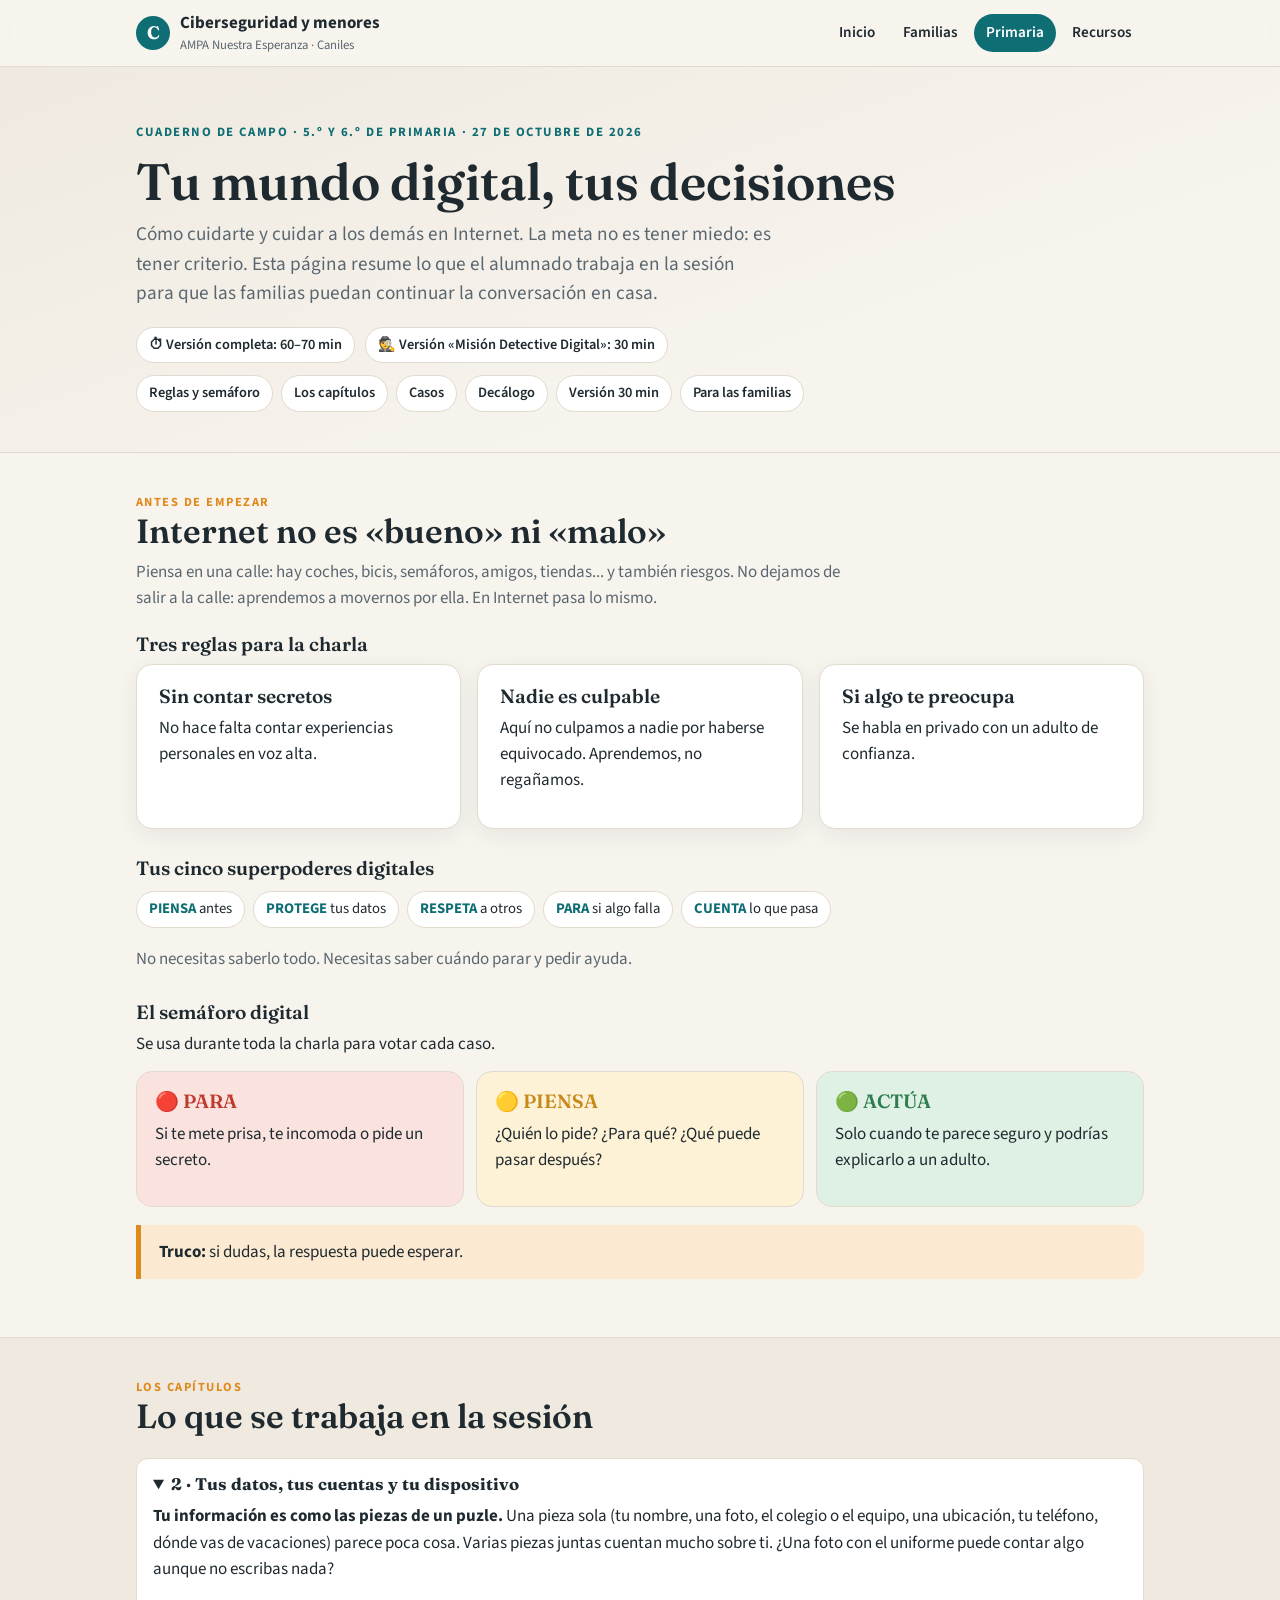
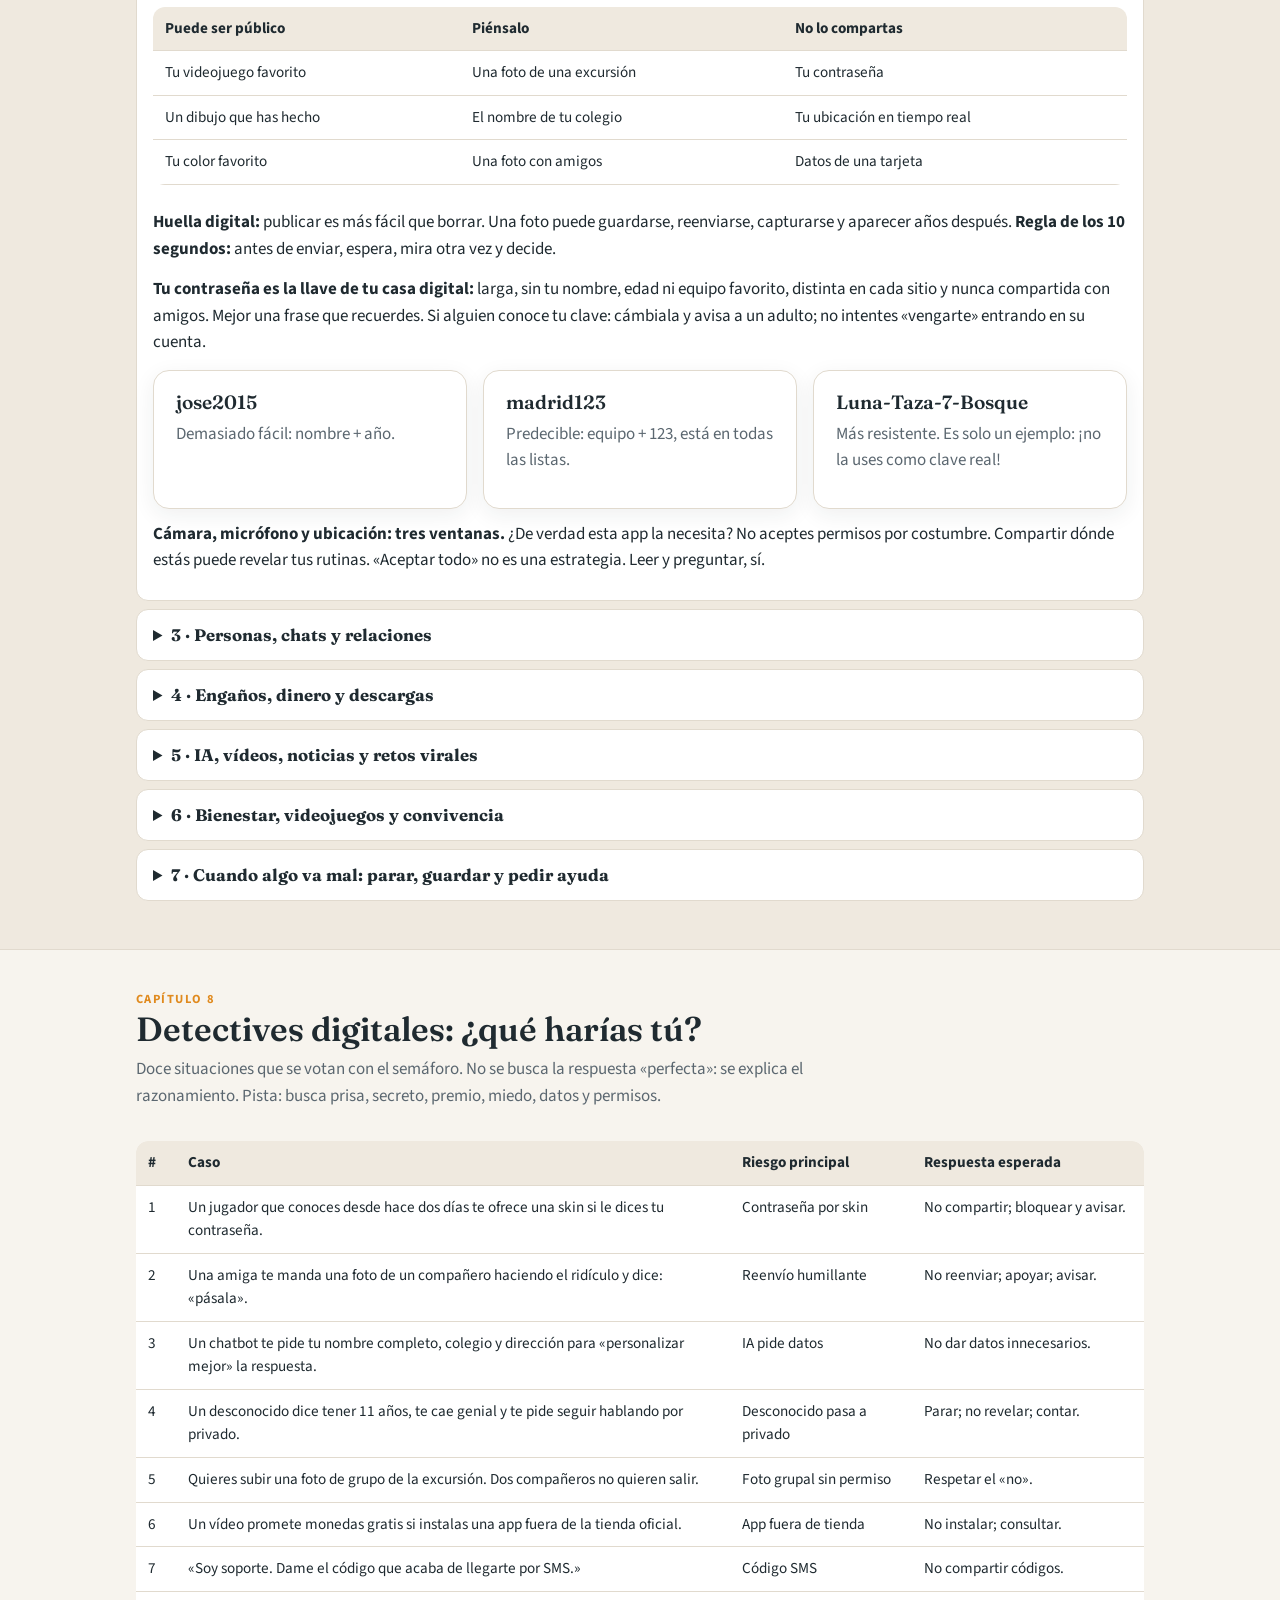
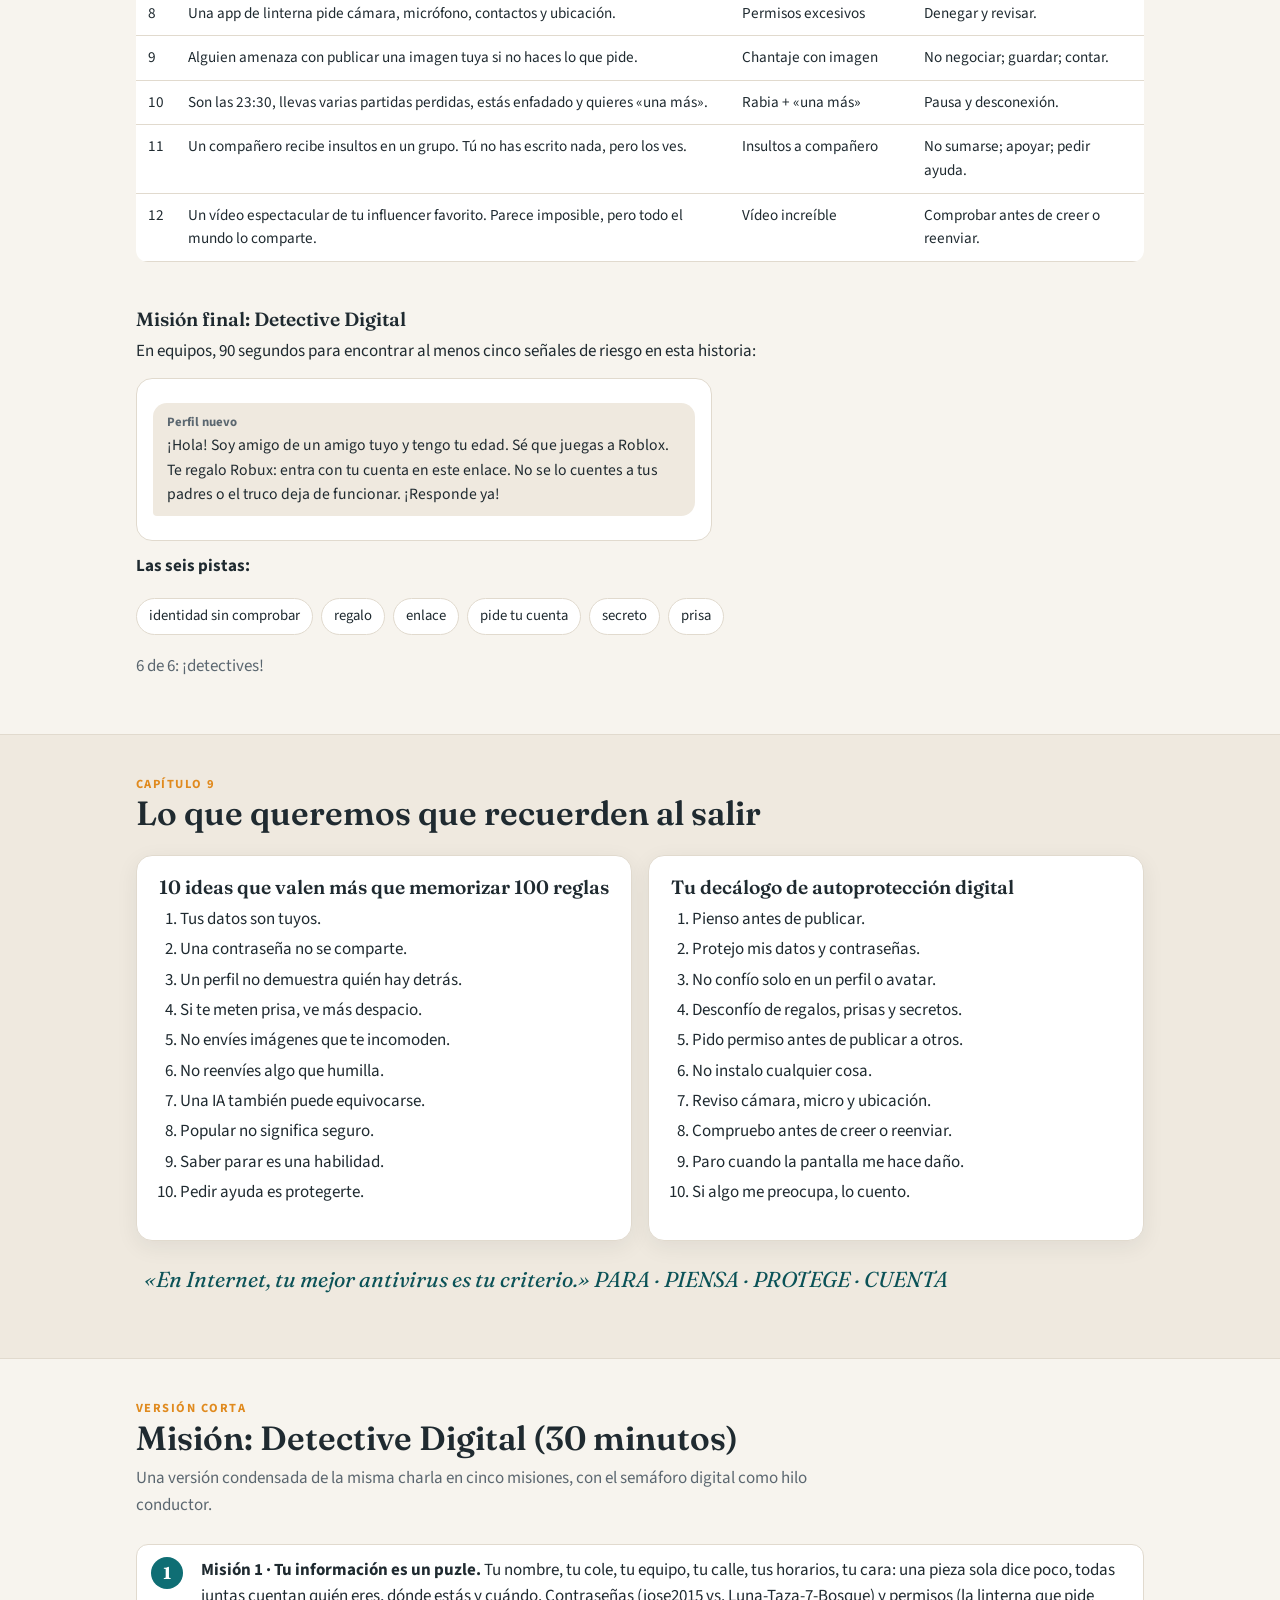
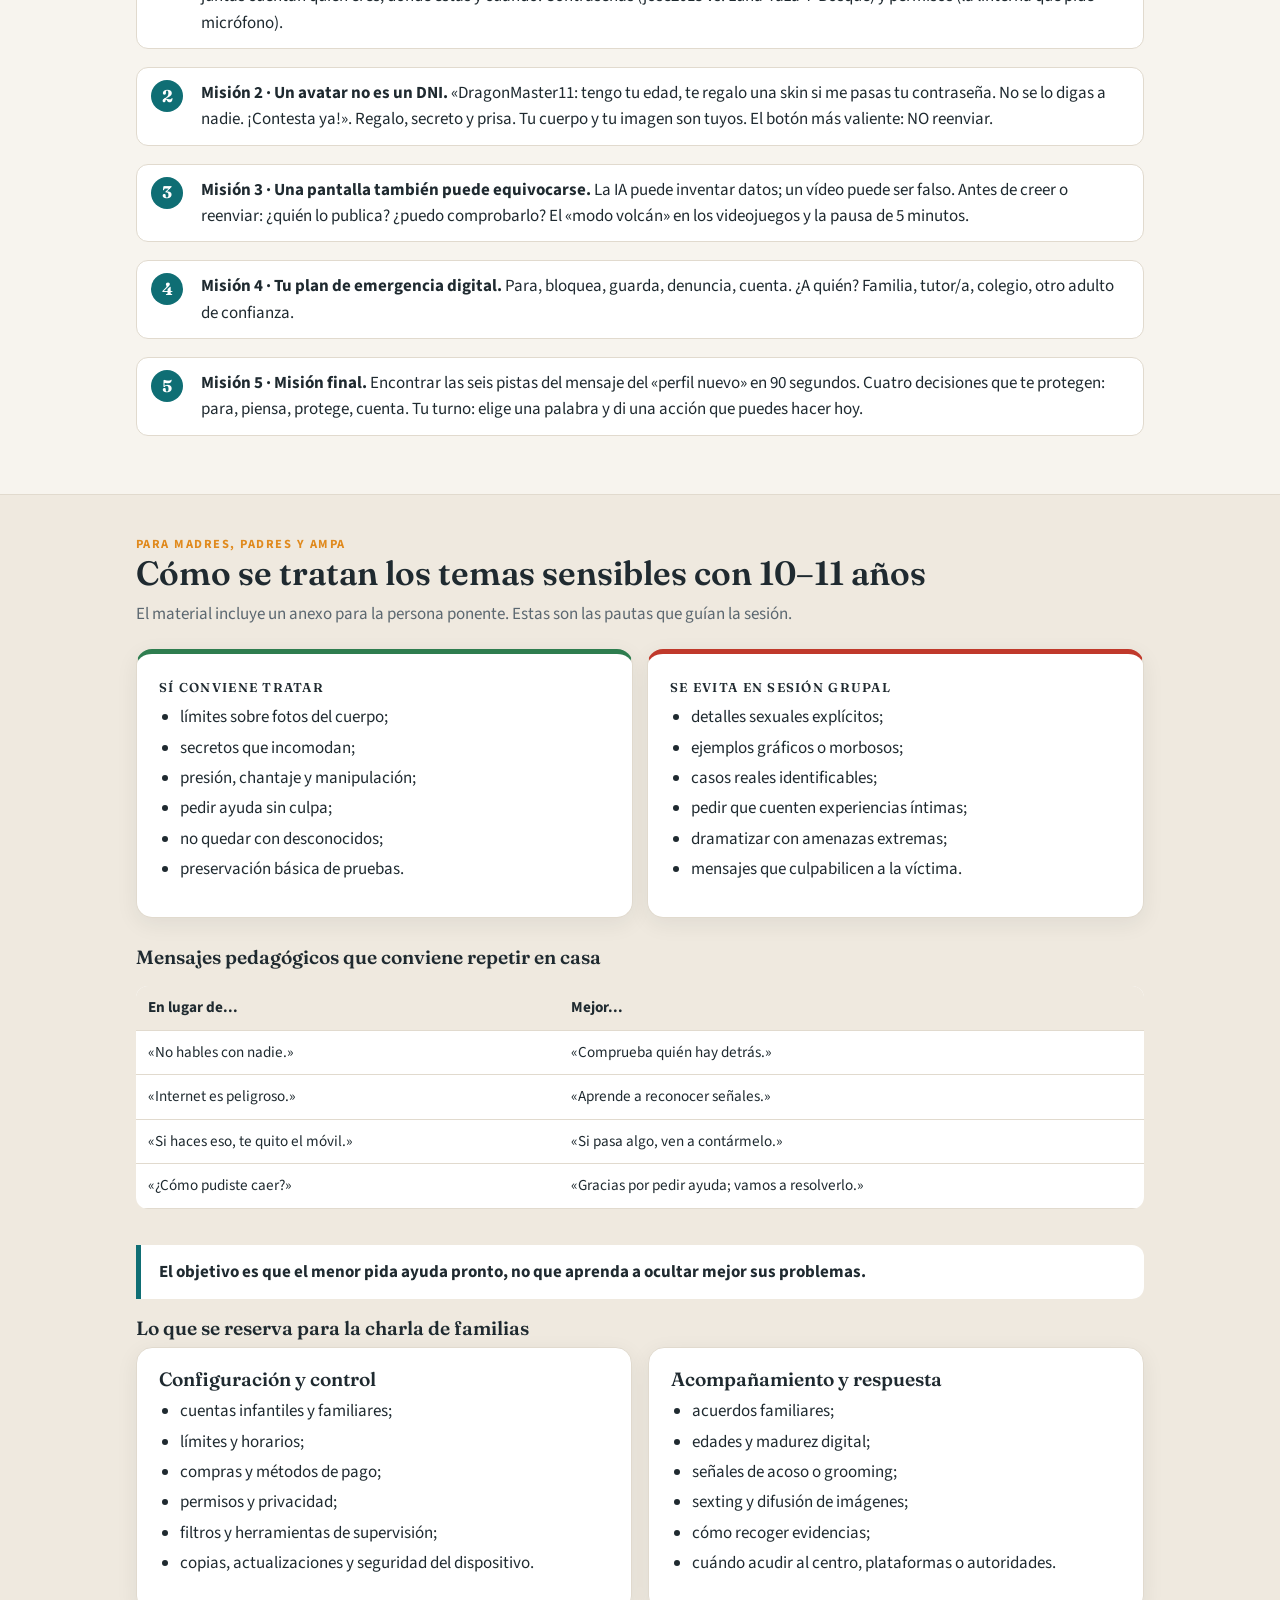
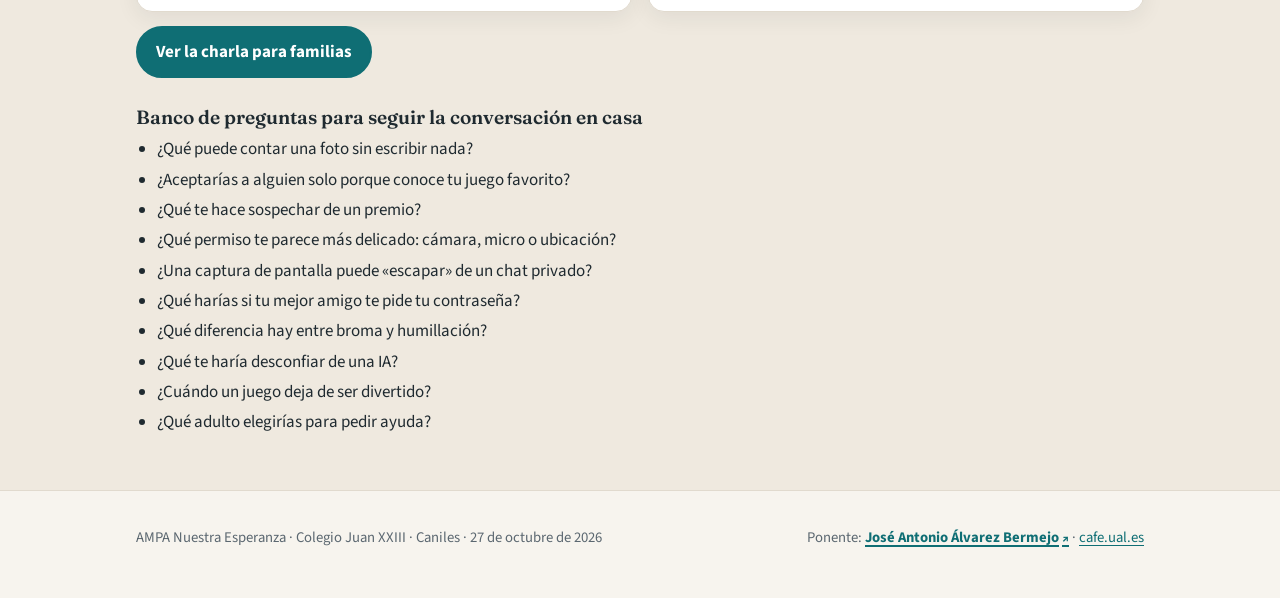
<file: docs/primaria.html>
<!doctype html>
<html lang="es">
<head>
<meta charset="utf-8">
<meta name="viewport" content="width=device-width, initial-scale=1">
<title>Charla de Primaria · Caniles</title>
<meta name="description" content="Resumen de la charla de autoprotección digital para 5.º y 6.º de Primaria: Tu mundo digital, tus decisiones. Semáforo digital, superpoderes, casos y misión Detective Digital.">
<link rel="preconnect" href="https://fonts.googleapis.com">
<link href="https://fonts.googleapis.com/css2?family=Fraunces:ital,wght@0,600;0,700;1,500&family=Source+Sans+3:wght@400;600;700&display=swap" rel="stylesheet">
<link rel="stylesheet" href="style.css">
</head>
<body>
<header class="site-header"><div class="wrap">
  <a class="brand" href="index.html"><span class="dot">C</span><span>Ciberseguridad y menores<small>AMPA Nuestra Esperanza · Caniles</small></span></a>
  <nav><a href="index.html">Inicio</a><a href="familias.html">Familias</a><a href="primaria.html" aria-current="page">Primaria</a><a href="recursos.html">Recursos</a></nav>
</div></header>

<section class="hero"><div class="wrap">
  <div class="kicker">Cuaderno de campo · 5.º y 6.º de Primaria · 27 de octubre de 2026</div>
  <h1>Tu mundo digital, tus decisiones</h1>
  <p class="lead">Cómo cuidarte y cuidar a los demás en Internet. La meta no es tener miedo: es tener criterio. Esta página resume lo que el alumnado trabaja en la sesión para que las familias puedan continuar la conversación en casa.</p>
  <div class="meta"><span class="chip">⏱ Versión completa: 60–70 min</span><span class="chip">🕵️ Versión «Misión Detective Digital»: 30 min</span></div>
  <div class="toc">
    <a href="#reglas">Reglas y semáforo</a><a href="#capitulos">Los capítulos</a><a href="#casos">Casos</a><a href="#decalogo">Decálogo</a><a href="#30min">Versión 30 min</a><a href="#familias">Para las familias</a>
  </div>
</div></section>

<section class="block" id="reglas"><div class="wrap">
  <div class="section-head"><div class="kicker">Antes de empezar</div><h2>Internet no es «bueno» ni «malo»</h2><p>Piensa en una calle: hay coches, bicis, semáforos, amigos, tiendas... y también riesgos. No dejamos de salir a la calle: aprendemos a movernos por ella. En Internet pasa lo mismo.</p></div>

  <h3>Tres reglas para la charla</h3>
  <div class="grid">
    <div class="card"><h3>Sin contar secretos</h3><p>No hace falta contar experiencias personales en voz alta.</p></div>
    <div class="card"><h3>Nadie es culpable</h3><p>Aquí no culpamos a nadie por haberse equivocado. Aprendemos, no regañamos.</p></div>
    <div class="card"><h3>Si algo te preocupa</h3><p>Se habla en privado con un adulto de confianza.</p></div>
  </div>

  <h3 style="margin-top:28px">Tus cinco superpoderes digitales</h3>
  <ul class="pill-list">
    <li><b>PIENSA</b> antes</li><li><b>PROTEGE</b> tus datos</li><li><b>RESPETA</b> a otros</li><li><b>PARA</b> si algo falla</li><li><b>CUENTA</b> lo que pasa</li>
  </ul>
  <p class="muted">No necesitas saberlo todo. Necesitas saber cuándo parar y pedir ayuda.</p>

  <h3 style="margin-top:28px">El semáforo digital</h3>
  <p>Se usa durante toda la charla para votar cada caso.</p>
  <div class="semaforo">
    <div class="luz rojo"><h3>🔴 PARA</h3><p>Si te mete prisa, te incomoda o pide un secreto.</p></div>
    <div class="luz amarillo"><h3>🟡 PIENSA</h3><p>¿Quién lo pide? ¿Para qué? ¿Qué puede pasar después?</p></div>
    <div class="luz verde"><h3>🟢 ACTÚA</h3><p>Solo cuando te parece seguro y podrías explicarlo a un adulto.</p></div>
  </div>
  <div class="callout"><b>Truco:</b> si dudas, la respuesta puede esperar.</div>
</div></section>

<section class="block alt" id="capitulos"><div class="wrap">
  <div class="section-head"><div class="kicker">Los capítulos</div><h2>Lo que se trabaja en la sesión</h2></div>

  <details open><summary>2 · Tus datos, tus cuentas y tu dispositivo</summary>
    <p><b>Tu información es como las piezas de un puzle.</b> Una pieza sola (tu nombre, una foto, el colegio o el equipo, una ubicación, tu teléfono, dónde vas de vacaciones) parece poca cosa. Varias piezas juntas cuentan mucho sobre ti. ¿Una foto con el uniforme puede contar algo aunque no escribas nada?</p>
    <div class="table-wrap"><table><tr><th>Puede ser público</th><th>Piénsalo</th><th>No lo compartas</th></tr>
      <tr><td>Tu videojuego favorito</td><td>Una foto de una excursión</td><td>Tu contraseña</td></tr>
      <tr><td>Un dibujo que has hecho</td><td>El nombre de tu colegio</td><td>Tu ubicación en tiempo real</td></tr>
      <tr><td>Tu color favorito</td><td>Una foto con amigos</td><td>Datos de una tarjeta</td></tr></table></div>
    <p><b>Huella digital:</b> publicar es más fácil que borrar. Una foto puede guardarse, reenviarse, capturarse y aparecer años después. <b>Regla de los 10 segundos:</b> antes de enviar, espera, mira otra vez y decide.</p>
    <p><b>Tu contraseña es la llave de tu casa digital:</b> larga, sin tu nombre, edad ni equipo favorito, distinta en cada sitio y nunca compartida con amigos. Mejor una frase que recuerdes. Si alguien conoce tu clave: cámbiala y avisa a un adulto; no intentes «vengarte» entrando en su cuenta.</p>
    <div class="grid">
      <div class="card"><h3>jose2015</h3><p class="muted">Demasiado fácil: nombre + año.</p></div>
      <div class="card"><h3>madrid123</h3><p class="muted">Predecible: equipo + 123, está en todas las listas.</p></div>
      <div class="card"><h3>Luna-Taza-7-Bosque</h3><p class="muted">Más resistente. Es solo un ejemplo: ¡no la uses como clave real!</p></div>
    </div>
    <p style="margin-top:12px"><b>Cámara, micrófono y ubicación: tres ventanas.</b> ¿De verdad esta app la necesita? No aceptes permisos por costumbre. Compartir dónde estás puede revelar tus rutinas. «Aceptar todo» no es una estrategia. Leer y preguntar, sí.</p>
  </details>

  <details><summary>3 · Personas, chats y relaciones</summary>
    <p><b>Un avatar no es un DNI.</b> En un juego o chat alguien puede decir «tengo tu edad», «voy a tu curso», «soy amigo de...», «te regalo una skin». Puede ser verdad... o no. Online puedes conocer un personaje, no necesariamente a la persona real. ¿Aceptarías subirte al coche de alguien solo porque lleva una camiseta de tu videojuego favorito?</p>
    <p><b>Señales de manipulación, cuando alguien quiere aislarte:</b></p>
    <ul class="pill-list"><li>«Que no se enteren tus padres.»</li><li>«Contesta ya. Es urgente.»</li><li>«Mándame una foto y yo te mando otra.»</li><li>«Hablemos por privado.»</li><li>«Te daré algo si haces esto.»</li><li>«Si me quieres, no se lo contarás a nadie.»</li></ul>
    <p class="muted">A esto los adultos lo pueden llamar grooming. Tú recuerda las señales.</p>
    <p><b>Si alguien te pide un secreto, una foto o te incomoda:</b></p>
    <ol class="steps"><li><div><b>PARA.</b> No sigas la conversación.</div></li><li><div><b>SAL.</b> Bloquea o abandona el chat.</div></li><li><div><b>GUARDA.</b> Conserva pruebas si hace falta.</div></li><li><div><b>CUENTA.</b> Díselo a un adulto de confianza.</div></li></ol>
    <p>Pedir ayuda no significa que hayas hecho algo mal.</p>
    <h3 style="margin-top:18px">Broma, conflicto o ciberacoso: no es lo mismo</h3>
    <div class="grid">
      <div class="card"><h3>Broma</h3><p>Todos se ríen, se puede parar y nadie queda humillado.</p></div>
      <div class="card"><h3>Conflicto</h3><p>Hay un problema entre personas y necesita resolverse.</p></div>
      <div class="card"><h3>Acoso</h3><p>Se repite, hace daño y puede dejar a alguien sin salida.</p></div>
    </div>
    <div class="callout" style="margin-top:12px">Una regla muy simple: si la otra persona pide parar y tú continúas, ya no es una broma.</div>
    <p><b>El espectador también decide.</b> Cuando recibes un meme humillante, una foto privada o un rumor puedes reenviarlo y aumentar el daño, ignorarlo y dejar sola a la persona, o <b>no reenviar, apoyar y pedir ayuda</b>. Ser valiente también es no pulsar «reenviar».</p>
    <div class="callout red"><b>Tu cuerpo y tu imagen son tuyos.</b> Nadie tiene derecho a pedirte fotos de tu cuerpo que te hagan sentir incómodo/a. Si alguien insiste: no envíes nada, corta la conversación, bloquea y cuéntalo a un adulto. Y si ya ocurrió: no estás solo/a, no sigas negociando, pide ayuda cuanto antes. La culpa es de quien presiona o difunde.</div>
  </details>

  <details><summary>4 · Engaños, dinero y descargas</summary>
    <p><b>Cuando algo parece demasiado bueno para ser verdad...</b> «¡10.000 Robux GRATIS! Solo inicia sesión aquí». «Has ganado un iPhone. Tienes 2 minutos para reclamarlo». «Soy soporte. Dame tu código para verificar la cuenta». Un QR pegado en un cartel promete un regalo sorpresa.</p>
    <div class="callout"><b>Señales:</b> regalo + prisa + enlace + contraseña/código = <b>PARA Y COMPRUEBA</b>.</div>
    <p><b>El truco favorito de los estafadores: darte prisa.</b> Te emocionan («¡Has ganado!»), te meten prisa («¡Ahora o nunca!»), te hacen clicar («Entra aquí»). Rompe la cadena: si te meten prisa, tú vas más despacio.</p>
    <p><b>Micropagos y cajas sorpresa.</b> Robux, V-Bucks, gemas, monedas... representan dinero real; varios pagos pequeños suman mucho; una «caja sorpresa» no garantiza lo que quieres; una compra no debe hacerse a escondidas. Antes de comprar: parar, preguntar, saber cuánto cuesta realmente.</p>
    <p><b>Mods, cracks, trucos y apps «mágicas».</b> «Instala esto y tendrás todo gratis» puede esconder publicidad agresiva, robo de cuentas o software malicioso. Usa tiendas y fuentes confiables, mira qué permisos pide, no desactives protecciones porque un vídeo te lo diga, pregunta a un adulto cuando tengas dudas.</p>
    <p><b>Permisos:</b> «SuperLinterna 3000 quiere acceder a cámara, micrófono y ubicación». ¿Qué votarías? Una linterna solo necesita... la linterna.</p>
  </details>

  <details><summary>5 · IA, vídeos, noticias y retos virales</summary>
    <div class="compare">
      <div class="card si"><h3><span>La IA puede ayudarte a</span></h3><ul><li>explicar una idea;</li><li>practicar preguntas;</li><li>crear borradores;</li><li>imaginar soluciones.</li></ul></div>
      <div class="card no"><h3><span>Pero puede</span></h3><ul><li>inventar datos;</li><li>confundirse;</li><li>parecer muy segura aunque esté equivocada;</li><li>usar lo que escribes como información.</li></ul></div>
    </div>
    <p style="margin-top:12px"><b>Con una IA, nunca entregues tus secretos:</b> nombre completo + colegio + dirección, contraseñas, teléfonos, datos familiares privados, fotos o documentos personales. La IA es una herramienta, no un adulto responsable de cuidarte.</p>
    <p><b>¿Ver para creer? Ya no siempre.</b> Hoy se pueden crear o modificar fotografías, voces, vídeos, capturas de pantalla y mensajes que parecen reales. Tres preguntas: ¿quién lo publica? ¿puedo comprobarlo? ¿quiere hacerme reaccionar sin pensar? Un vídeo convincente también puede ser falso (deepfake).</p>
    <p><b>Influencers, publicidad y «todo el mundo lo hace».</b> La publicidad a veces parece una recomendación personal. Muchas visualizaciones no significan que algo sea seguro. No imites un reto viral sin pensar en sus consecuencias. No dejes que el contador de «likes» piense por ti.</p>
  </details>

  <details><summary>6 · Bienestar, videojuegos y convivencia</summary>
    <p><b>¿Tú usas la pantalla o la pantalla te usa a ti?</b> Señales para parar un momento: duermes menos por seguir conectado; te enfadas mucho cuando te piden dejarlo; miras notificaciones sin querer; dejas de hacer cosas que antes disfrutabas; necesitas pantalla incluso para no aburrirte un minuto. Reto: encuentra cada día momentos sin pantalla (comer, hablar, salir, dormir).</p>
    <p><b>Videojuegos: cuando aparece el «modo volcán».</b> Empiezas a insultar, golpeas la mesa o el mando, quieres «recuperar» inmediatamente lo perdido, sigues jugando solo para vengarte. <b>Pausa de 5 minutos:</b> agua, respirar, levantarte, cambiar de actividad. Saber parar también es una habilidad de jugador.</p>
    <p><b>Antes de publicar a otra persona: pide permiso.</b> No está bien subir una foto vergonzosa «por la broma», reenviar un audio privado, compartir capturas para reírse de alguien o crear un meme humillante. Sí está bien preguntar antes, borrar si te lo piden, defender sin humillar y pensar cómo se sentirá la otra persona. Detrás de cada pantalla hay una persona real.</p>
  </details>

  <details><summary>7 · Cuando algo va mal: parar, guardar y pedir ayuda</summary>
    <h3>Tu plan de emergencia digital</h3>
    <ul class="pill-list"><li><b>PARA</b></li><li><b>BLOQUEA</b></li><li><b>GUARDA</b></li><li><b>DENUNCIA</b></li><li><b>CUENTA</b></li></ul>
    <p>No borres todo corriendo si puede hacer falta demostrar lo ocurrido.</p>
    <p><b>¿A quién se lo cuento?</b> Familia, tutor/a, colegio u otro adulto de confianza. Contarlo no es chivarse: contarlo es protegerte. Y si la primera persona no entiende la gravedad, cuéntaselo a otra.</p>
    <p><b>Señales rojas que debes reconocer:</b> alguien insiste en mantenerlo en secreto; te mete prisa para que no pienses; te manda un enlace raro o pide iniciar sesión; te pide imágenes privadas o incómodas; quiere saber dónde estás o quedar contigo; te amenaza, chantajea o hace sentir culpable.</p>
    <p><b>Errores normales que podemos aprender a evitar:</b> aceptar solicitudes «porque tenemos amigos en común»; compartir contraseñas como prueba de amistad; pulsar enlaces porque vienen de un conocido; reenviar antes de comprobar; aceptar todos los permisos; publicar una ubicación en tiempo real; seguir jugando muy enfadado; ocultar un problema por miedo al castigo; creer que borrar una publicación la hace desaparecer; pensar que pedir ayuda es «ser pequeño».</p>
    <div class="callout green"><b>Buena noticia:</b> la seguridad se aprende practicando.</div>
  </details>
</div></section>

<section class="block" id="casos"><div class="wrap">
  <div class="section-head"><div class="kicker">Capítulo 8</div><h2>Detectives digitales: ¿qué harías tú?</h2><p>Doce situaciones que se votan con el semáforo. No se busca la respuesta «perfecta»: se explica el razonamiento. Pista: busca prisa, secreto, premio, miedo, datos y permisos.</p></div>
  <div class="table-wrap"><table>
    <tr><th>#</th><th>Caso</th><th>Riesgo principal</th><th>Respuesta esperada</th></tr>
    <tr><td>1</td><td>Un jugador que conoces desde hace dos días te ofrece una skin si le dices tu contraseña.</td><td>Contraseña por skin</td><td>No compartir; bloquear y avisar.</td></tr>
    <tr><td>2</td><td>Una amiga te manda una foto de un compañero haciendo el ridículo y dice: «pásala».</td><td>Reenvío humillante</td><td>No reenviar; apoyar; avisar.</td></tr>
    <tr><td>3</td><td>Un chatbot te pide tu nombre completo, colegio y dirección para «personalizar mejor» la respuesta.</td><td>IA pide datos</td><td>No dar datos innecesarios.</td></tr>
    <tr><td>4</td><td>Un desconocido dice tener 11 años, te cae genial y te pide seguir hablando por privado.</td><td>Desconocido pasa a privado</td><td>Parar; no revelar; contar.</td></tr>
    <tr><td>5</td><td>Quieres subir una foto de grupo de la excursión. Dos compañeros no quieren salir.</td><td>Foto grupal sin permiso</td><td>Respetar el «no».</td></tr>
    <tr><td>6</td><td>Un vídeo promete monedas gratis si instalas una app fuera de la tienda oficial.</td><td>App fuera de tienda</td><td>No instalar; consultar.</td></tr>
    <tr><td>7</td><td>«Soy soporte. Dame el código que acaba de llegarte por SMS.»</td><td>Código SMS</td><td>No compartir códigos.</td></tr>
    <tr><td>8</td><td>Una app de linterna pide cámara, micrófono, contactos y ubicación.</td><td>Permisos excesivos</td><td>Denegar y revisar.</td></tr>
    <tr><td>9</td><td>Alguien amenaza con publicar una imagen tuya si no haces lo que pide.</td><td>Chantaje con imagen</td><td>No negociar; guardar; contar.</td></tr>
    <tr><td>10</td><td>Son las 23:30, llevas varias partidas perdidas, estás enfadado y quieres «una más».</td><td>Rabia + «una más»</td><td>Pausa y desconexión.</td></tr>
    <tr><td>11</td><td>Un compañero recibe insultos en un grupo. Tú no has escrito nada, pero los ves.</td><td>Insultos a compañero</td><td>No sumarse; apoyar; pedir ayuda.</td></tr>
    <tr><td>12</td><td>Un vídeo espectacular de tu influencer favorito. Parece imposible, pero todo el mundo lo comparte.</td><td>Vídeo increíble</td><td>Comprobar antes de creer o reenviar.</td></tr>
  </table></div>

  <h3 style="margin-top:28px">Misión final: Detective Digital</h3>
  <p>En equipos, 90 segundos para encontrar al menos cinco señales de riesgo en esta historia:</p>
  <div class="chat"><div class="msg"><b>Perfil nuevo</b>¡Hola! Soy amigo de un amigo tuyo y tengo tu edad. Sé que juegas a Roblox. Te regalo Robux: entra con tu cuenta en este enlace. No se lo cuentes a tus padres o el truco deja de funcionar. ¡Responde ya!</div></div>
  <p style="margin-top:12px"><b>Las seis pistas:</b></p>
  <ul class="pill-list"><li>identidad sin comprobar</li><li>regalo</li><li>enlace</li><li>pide tu cuenta</li><li>secreto</li><li>prisa</li></ul>
  <p class="muted">6 de 6: ¡detectives!</p>
</div></section>

<section class="block alt" id="decalogo"><div class="wrap">
  <div class="section-head"><div class="kicker">Capítulo 9</div><h2>Lo que queremos que recuerden al salir</h2></div>
  <div class="grid two">
    <div class="card"><h3>10 ideas que valen más que memorizar 100 reglas</h3><ol><li>Tus datos son tuyos.</li><li>Una contraseña no se comparte.</li><li>Un perfil no demuestra quién hay detrás.</li><li>Si te meten prisa, ve más despacio.</li><li>No envíes imágenes que te incomoden.</li><li>No reenvíes algo que humilla.</li><li>Una IA también puede equivocarse.</li><li>Popular no significa seguro.</li><li>Saber parar es una habilidad.</li><li>Pedir ayuda es protegerte.</li></ol></div>
    <div class="card"><h3>Tu decálogo de autoprotección digital</h3><ol><li>Pienso antes de publicar.</li><li>Protejo mis datos y contraseñas.</li><li>No confío solo en un perfil o avatar.</li><li>Desconfío de regalos, prisas y secretos.</li><li>Pido permiso antes de publicar a otros.</li><li>No instalo cualquier cosa.</li><li>Reviso cámara, micro y ubicación.</li><li>Compruebo antes de creer o reenviar.</li><li>Paro cuando la pantalla me hace daño.</li><li>Si algo me preocupa, lo cuento.</li></ol></div>
  </div>
  <p class="quote">«En Internet, tu mejor antivirus es tu criterio.» PARA · PIENSA · PROTEGE · CUENTA</p>
</div></section>

<section class="block" id="30min"><div class="wrap">
  <div class="section-head"><div class="kicker">Versión corta</div><h2>Misión: Detective Digital (30 minutos)</h2><p>Una versión condensada de la misma charla en cinco misiones, con el semáforo digital como hilo conductor.</p></div>
  <ol class="steps">
    <li><div><b>Misión 1 · Tu información es un puzle.</b> Tu nombre, tu cole, tu equipo, tu calle, tus horarios, tu cara: una pieza sola dice poco, todas juntas cuentan quién eres, dónde estás y cuándo. Contraseñas (jose2015 vs. Luna-Taza-7-Bosque) y permisos (la linterna que pide micrófono).</div></li>
    <li><div><b>Misión 2 · Un avatar no es un DNI.</b> «DragonMaster11: tengo tu edad, te regalo una skin si me pasas tu contraseña. No se lo digas a nadie. ¡Contesta ya!». Regalo, secreto y prisa. Tu cuerpo y tu imagen son tuyos. El botón más valiente: NO reenviar.</div></li>
    <li><div><b>Misión 3 · Una pantalla también puede equivocarse.</b> La IA puede inventar datos; un vídeo puede ser falso. Antes de creer o reenviar: ¿quién lo publica? ¿puedo comprobarlo? El «modo volcán» en los videojuegos y la pausa de 5 minutos.</div></li>
    <li><div><b>Misión 4 · Tu plan de emergencia digital.</b> Para, bloquea, guarda, denuncia, cuenta. ¿A quién? Familia, tutor/a, colegio, otro adulto de confianza.</div></li>
    <li><div><b>Misión 5 · Misión final.</b> Encontrar las seis pistas del mensaje del «perfil nuevo» en 90 segundos. Cuatro decisiones que te protegen: para, piensa, protege, cuenta. Tu turno: elige una palabra y di una acción que puedes hacer hoy.</div></li>
  </ol>
</div></section>

<section class="block alt" id="familias"><div class="wrap">
  <div class="section-head"><div class="kicker">Para madres, padres y AMPA</div><h2>Cómo se tratan los temas sensibles con 10–11 años</h2><p>El material incluye un anexo para la persona ponente. Estas son las pautas que guían la sesión.</p></div>
  <div class="compare">
    <div class="card si"><h3><span>Sí conviene tratar</span></h3><ul><li>límites sobre fotos del cuerpo;</li><li>secretos que incomodan;</li><li>presión, chantaje y manipulación;</li><li>pedir ayuda sin culpa;</li><li>no quedar con desconocidos;</li><li>preservación básica de pruebas.</li></ul></div>
    <div class="card no"><h3><span>Se evita en sesión grupal</span></h3><ul><li>detalles sexuales explícitos;</li><li>ejemplos gráficos o morbosos;</li><li>casos reales identificables;</li><li>pedir que cuenten experiencias íntimas;</li><li>dramatizar con amenazas extremas;</li><li>mensajes que culpabilicen a la víctima.</li></ul></div>
  </div>

  <h3 style="margin-top:28px">Mensajes pedagógicos que conviene repetir en casa</h3>
  <div class="table-wrap"><table><tr><th>En lugar de...</th><th>Mejor...</th></tr>
    <tr><td>«No hables con nadie.»</td><td>«Comprueba quién hay detrás.»</td></tr>
    <tr><td>«Internet es peligroso.»</td><td>«Aprende a reconocer señales.»</td></tr>
    <tr><td>«Si haces eso, te quito el móvil.»</td><td>«Si pasa algo, ven a contármelo.»</td></tr>
    <tr><td>«¿Cómo pudiste caer?»</td><td>«Gracias por pedir ayuda; vamos a resolverlo.»</td></tr></table></div>
  <div class="callout brand">El objetivo es que el menor pida ayuda pronto, no que aprenda a ocultar mejor sus problemas.</div>

  <h3>Lo que se reserva para la charla de familias</h3>
  <div class="grid two">
    <div class="card"><h3>Configuración y control</h3><ul><li>cuentas infantiles y familiares;</li><li>límites y horarios;</li><li>compras y métodos de pago;</li><li>permisos y privacidad;</li><li>filtros y herramientas de supervisión;</li><li>copias, actualizaciones y seguridad del dispositivo.</li></ul></div>
    <div class="card"><h3>Acompañamiento y respuesta</h3><ul><li>acuerdos familiares;</li><li>edades y madurez digital;</li><li>señales de acoso o grooming;</li><li>sexting y difusión de imágenes;</li><li>cómo recoger evidencias;</li><li>cuándo acudir al centro, plataformas o autoridades.</li></ul></div>
  </div>
  <p style="margin-top:14px"><a class="btn" href="familias.html">Ver la charla para familias</a></p>

  <h3 style="margin-top:28px">Banco de preguntas para seguir la conversación en casa</h3>
  <ul>
    <li>¿Qué puede contar una foto sin escribir nada?</li><li>¿Aceptarías a alguien solo porque conoce tu juego favorito?</li><li>¿Qué te hace sospechar de un premio?</li><li>¿Qué permiso te parece más delicado: cámara, micro o ubicación?</li><li>¿Una captura de pantalla puede «escapar» de un chat privado?</li><li>¿Qué harías si tu mejor amigo te pide tu contraseña?</li><li>¿Qué diferencia hay entre broma y humillación?</li><li>¿Qué te haría desconfiar de una IA?</li><li>¿Cuándo un juego deja de ser divertido?</li><li>¿Qué adulto elegirías para pedir ayuda?</li>
  </ul>
</div></section>

<footer><div class="wrap">
  <span>AMPA Nuestra Esperanza · Colegio Juan XXIII · Caniles · 27 de octubre de 2026</span>
  <span>Ponente: <a class="autor" href="https://cafe.ual.es" target="_blank" rel="noopener" title="Web de José Antonio Álvarez Bermejo">José Antonio Álvarez Bermejo<span class="ext" aria-hidden="true">↗</span></a> · <a href="https://cafe.ual.es" target="_blank" rel="noopener">cafe.ual.es</a></span>
</div></footer>
</body>
</html>
</file>
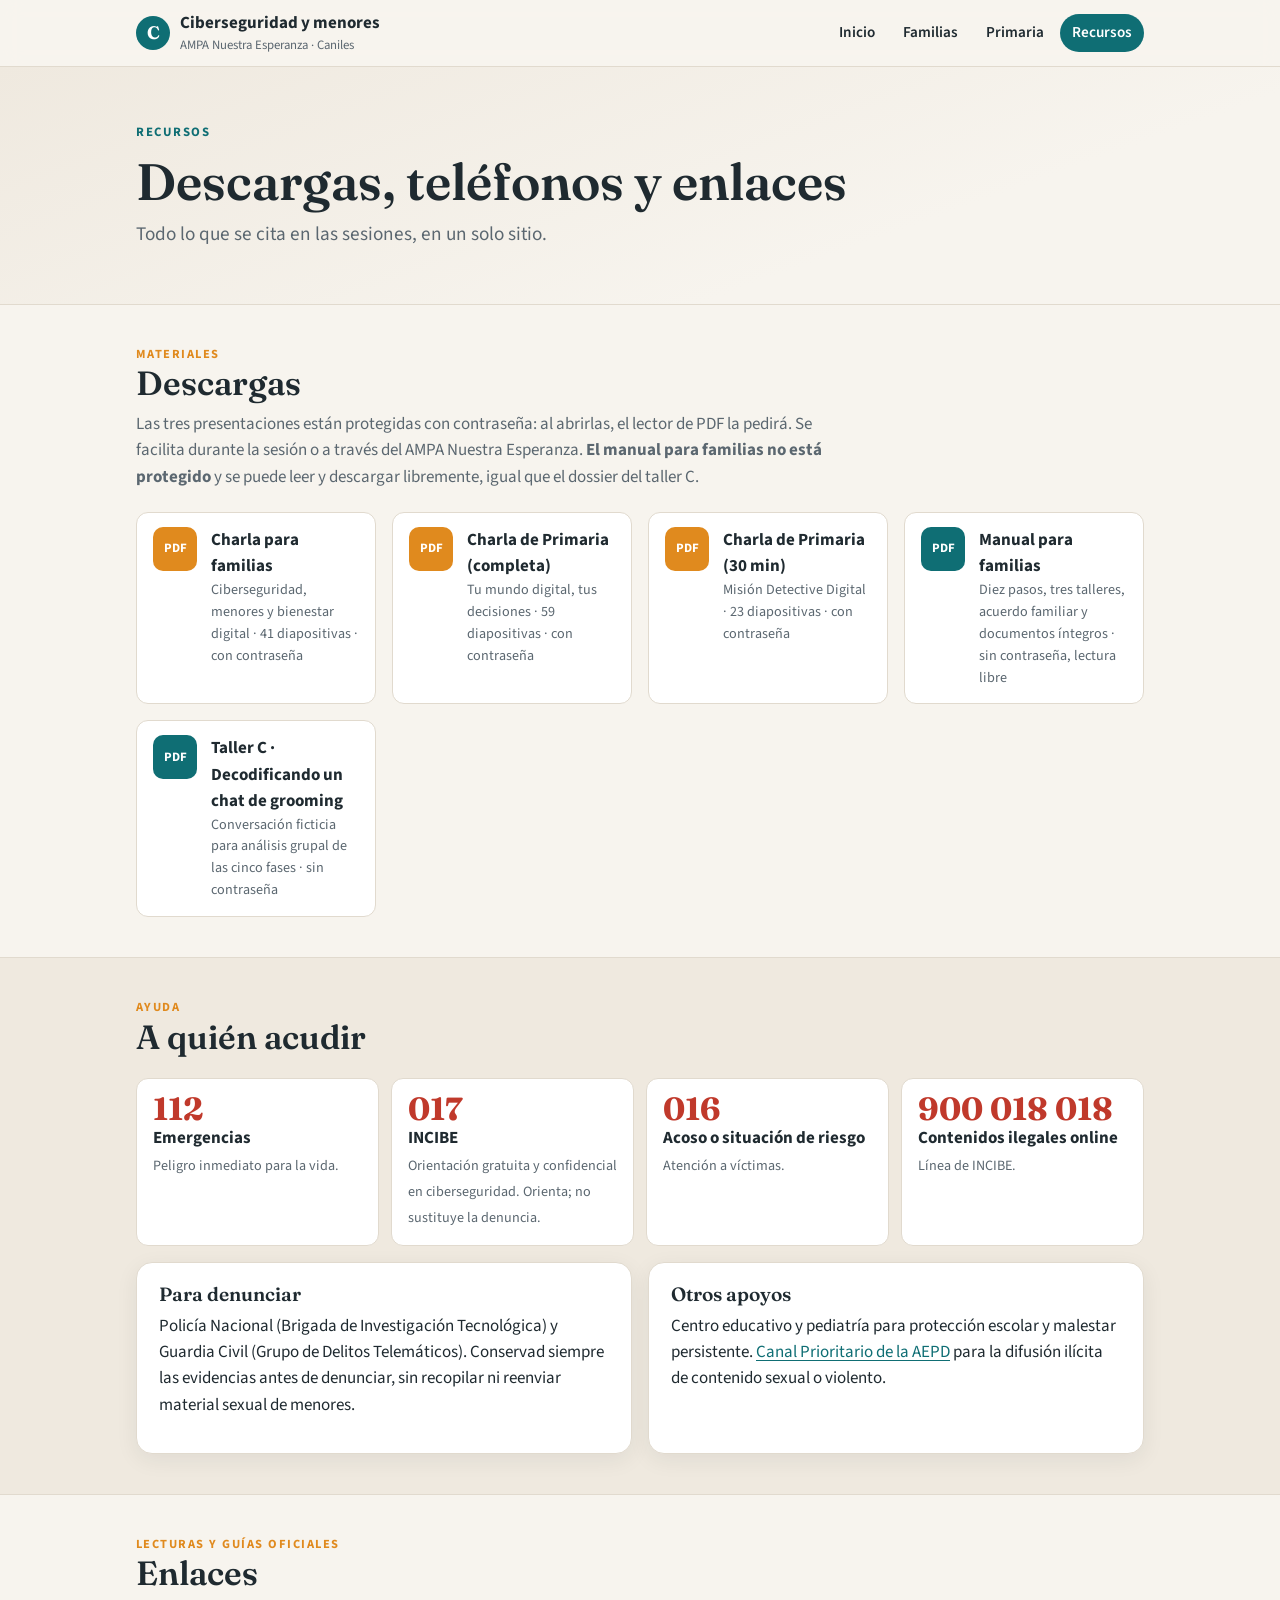
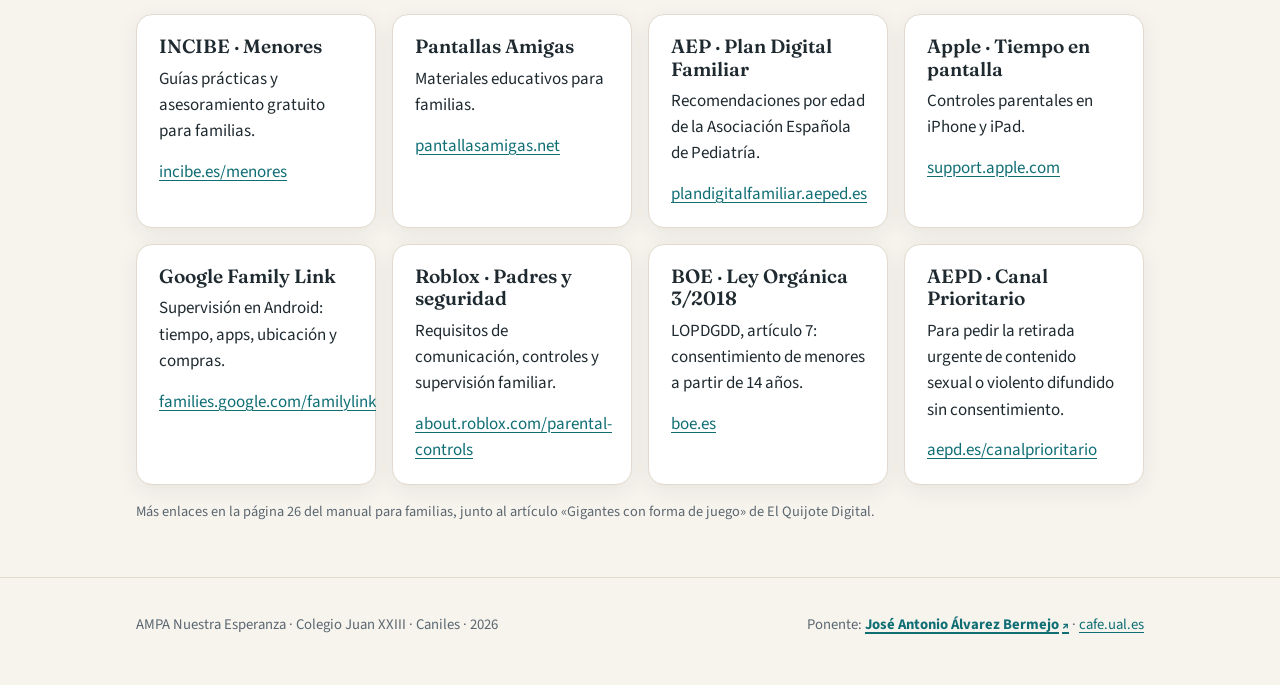
<file: docs/recursos.html>
<!doctype html>
<html lang="es">
<head>
<meta charset="utf-8">
<meta name="viewport" content="width=device-width, initial-scale=1">
<title>Recursos y descargas · Caniles</title>
<meta name="description" content="Descargas de las presentaciones y el manual, teléfonos de ayuda y enlaces oficiales sobre ciberseguridad y menores.">
<link rel="preconnect" href="https://fonts.googleapis.com">
<link href="https://fonts.googleapis.com/css2?family=Fraunces:ital,wght@0,600;0,700;1,500&family=Source+Sans+3:wght@400;600;700&display=swap" rel="stylesheet">
<link rel="stylesheet" href="style.css">
</head>
<body>
<header class="site-header"><div class="wrap">
  <a class="brand" href="index.html"><span class="dot">C</span><span>Ciberseguridad y menores<small>AMPA Nuestra Esperanza · Caniles</small></span></a>
  <nav><a href="index.html">Inicio</a><a href="familias.html">Familias</a><a href="primaria.html">Primaria</a><a href="recursos.html" aria-current="page">Recursos</a></nav>
</div></header>

<section class="hero"><div class="wrap">
  <div class="kicker">Recursos</div>
  <h1>Descargas, teléfonos y enlaces</h1>
  <p class="lead">Todo lo que se cita en las sesiones, en un solo sitio.</p>
</div></section>

<section class="block"><div class="wrap">
  <div class="section-head"><div class="kicker">Materiales</div><h2>Descargas</h2><p>Las tres presentaciones están protegidas con contraseña: al abrirlas, el lector de PDF la pedirá. Se facilita durante la sesión o a través del AMPA Nuestra Esperanza. <b>El manual para familias no está protegido</b> y se puede leer y descargar libremente, igual que el dossier del taller C.</p></div>
  <div class="grid">
    <a class="download" href="pdf/charlaPadres.pdf"><span class="ico lock">PDF</span><span><b>Charla para familias</b><small>Ciberseguridad, menores y bienestar digital · 41 diapositivas · con contraseña</small></span></a>
    <a class="download" href="pdf/CharlaPrimaria.pdf"><span class="ico lock">PDF</span><span><b>Charla de Primaria (completa)</b><small>Tu mundo digital, tus decisiones · 59 diapositivas · con contraseña</small></span></a>
    <a class="download" href="pdf/CharlaPrimaria_30min.pdf"><span class="ico lock">PDF</span><span><b>Charla de Primaria (30 min)</b><small>Misión Detective Digital · 23 diapositivas · con contraseña</small></span></a>
    <a class="download" href="pdf/ManualFamilias.pdf"><span class="ico">PDF</span><span><b>Manual para familias</b><small>Diez pasos, tres talleres, acuerdo familiar y documentos íntegros · sin contraseña, lectura libre</small></span></a>
    <a class="download" href="pdf/ConversacionGrooming.pdf"><span class="ico">PDF</span><span><b>Taller C · Decodificando un chat de grooming</b><small>Conversación ficticia para análisis grupal de las cinco fases · sin contraseña</small></span></a>
  </div>
</div></section>

<section class="block alt"><div class="wrap">
  <div class="section-head"><div class="kicker">Ayuda</div><h2>A quién acudir</h2></div>
  <div class="phones">
    <div class="phone"><div class="n">112</div><b>Emergencias</b><br><small>Peligro inmediato para la vida.</small></div>
    <div class="phone"><div class="n">017</div><b>INCIBE</b><br><small>Orientación gratuita y confidencial en ciberseguridad. Orienta; no sustituye la denuncia.</small></div>
    <div class="phone"><div class="n">016</div><b>Acoso o situación de riesgo</b><br><small>Atención a víctimas.</small></div>
    <div class="phone"><div class="n">900 018 018</div><b>Contenidos ilegales online</b><br><small>Línea de INCIBE.</small></div>
  </div>
  <div class="grid two" style="margin-top:16px">
    <div class="card"><h3>Para denunciar</h3><p>Policía Nacional (Brigada de Investigación Tecnológica) y Guardia Civil (Grupo de Delitos Telemáticos). Conservad siempre las evidencias antes de denunciar, sin recopilar ni reenviar material sexual de menores.</p></div>
    <div class="card"><h3>Otros apoyos</h3><p>Centro educativo y pediatría para protección escolar y malestar persistente. <a href="https://www.aepd.es/canalprioritario" target="_blank" rel="noopener">Canal Prioritario de la AEPD</a> para la difusión ilícita de contenido sexual o violento.</p></div>
  </div>
</div></section>

<section class="block"><div class="wrap">
  <div class="section-head"><div class="kicker">Lecturas y guías oficiales</div><h2>Enlaces</h2></div>
  <div class="grid">
    <div class="card"><h3>INCIBE · Menores</h3><p>Guías prácticas y asesoramiento gratuito para familias.</p><a href="https://www.incibe.es/menores" target="_blank" rel="noopener">incibe.es/menores</a></div>
    <div class="card"><h3>Pantallas Amigas</h3><p>Materiales educativos para familias.</p><a href="https://www.pantallasamigas.net" target="_blank" rel="noopener">pantallasamigas.net</a></div>
    <div class="card"><h3>AEP · Plan Digital Familiar</h3><p>Recomendaciones por edad de la Asociación Española de Pediatría.</p><a href="https://plandigitalfamiliar.aeped.es" target="_blank" rel="noopener">plandigitalfamiliar.aeped.es</a></div>
    <div class="card"><h3>Apple · Tiempo en pantalla</h3><p>Controles parentales en iPhone y iPad.</p><a href="https://support.apple.com/es-es/105121" target="_blank" rel="noopener">support.apple.com</a></div>
    <div class="card"><h3>Google Family Link</h3><p>Supervisión en Android: tiempo, apps, ubicación y compras.</p><a href="https://families.google.com/familylink/" target="_blank" rel="noopener">families.google.com/familylink</a></div>
    <div class="card"><h3>Roblox · Padres y seguridad</h3><p>Requisitos de comunicación, controles y supervisión familiar.</p><a href="https://about.roblox.com/parental-controls" target="_blank" rel="noopener">about.roblox.com/parental-controls</a></div>
    <div class="card"><h3>BOE · Ley Orgánica 3/2018</h3><p>LOPDGDD, artículo 7: consentimiento de menores a partir de 14 años.</p><a href="https://www.boe.es/buscar/act.php?id=BOE-A-2018-16673" target="_blank" rel="noopener">boe.es</a></div>
    <div class="card"><h3>AEPD · Canal Prioritario</h3><p>Para pedir la retirada urgente de contenido sexual o violento difundido sin consentimiento.</p><a href="https://www.aepd.es/canalprioritario" target="_blank" rel="noopener">aepd.es/canalprioritario</a></div>
  </div>
  <p class="small muted" style="margin-top:16px">Más enlaces en la página 26 del manual para familias, junto al artículo «Gigantes con forma de juego» de El Quijote Digital.</p>
</div></section>

<footer><div class="wrap">
  <span>AMPA Nuestra Esperanza · Colegio Juan XXIII · Caniles · 2026</span>
  <span>Ponente: <a class="autor" href="https://cafe.ual.es" target="_blank" rel="noopener" title="Web de José Antonio Álvarez Bermejo">José Antonio Álvarez Bermejo<span class="ext" aria-hidden="true">↗</span></a> · <a href="https://cafe.ual.es" target="_blank" rel="noopener">cafe.ual.es</a></span>
</div></footer>
</body>
</html>
</file>
<file: docs/style.css>
:root{
  --bg:#f7f4ee;--surface:#ffffff;--surface-2:#efe9df;--text:#1f2a30;--muted:#5b6770;
  --brand:#0f6e74;--brand-2:#0b5257;--accent:#e08a1e;--accent-soft:#fbead1;
  --red:#c0392b;--red-soft:#fae3df;--amber:#c7891a;--amber-soft:#fdf1d6;--green:#2e7d4f;--green-soft:#dff1e4;
  --line:#e1dace;--shadow:0 6px 22px rgba(31,42,48,.07);--radius:16px;
}
@media (prefers-color-scheme:dark){:root:not([data-theme="light"]){
  --bg:#141a1d;--surface:#1c2428;--surface-2:#232d32;--text:#eef1f2;--muted:#a3adb3;
  --brand:#5cc1c6;--brand-2:#8edde0;--accent:#f0a84a;--accent-soft:#3b2e1a;
  --red:#ef7a6d;--red-soft:#3d2320;--amber:#e6b04a;--amber-soft:#3a2f16;--green:#6fcf94;--green-soft:#1d3327;
  --line:#2f3a40;--shadow:0 6px 22px rgba(0,0,0,.35);
}}
:root[data-theme="dark"]{
  --bg:#141a1d;--surface:#1c2428;--surface-2:#232d32;--text:#eef1f2;--muted:#a3adb3;
  --brand:#5cc1c6;--brand-2:#8edde0;--accent:#f0a84a;--accent-soft:#3b2e1a;
  --red:#ef7a6d;--red-soft:#3d2320;--amber:#e6b04a;--amber-soft:#3a2f16;--green:#6fcf94;--green-soft:#1d3327;
  --line:#2f3a40;--shadow:0 6px 22px rgba(0,0,0,.35);
}
*{box-sizing:border-box}
html{scroll-behavior:smooth}
body{margin:0;background:var(--bg);color:var(--text);font-family:"Source Sans 3","Segoe UI",system-ui,sans-serif;font-size:17px;line-height:1.55}
h1,h2,h3,h4{font-family:"Fraunces",Georgia,serif;line-height:1.15;margin:0 0 .5rem;font-weight:600}
h1{font-size:clamp(2rem,5vw,3.2rem)}
h2{font-size:clamp(1.5rem,3.4vw,2.1rem);margin-top:0}
h3{font-size:1.2rem}
p{margin:.4rem 0 .9rem}
a{color:var(--brand);text-decoration-thickness:1px;text-underline-offset:3px}
ul,ol{padding-left:1.3rem;margin:.3rem 0 .9rem}
li{margin:.25rem 0}
.wrap{max-width:1040px;margin:0 auto;padding:0 16px}
.site-header{position:sticky;top:0;z-index:10;background:color-mix(in srgb,var(--bg) 88%,transparent);backdrop-filter:blur(10px);border-bottom:1px solid var(--line)}
.site-header .wrap{display:flex;align-items:center;justify-content:space-between;gap:12px;padding-top:10px;padding-bottom:10px;flex-wrap:wrap}
.brand{display:flex;align-items:center;gap:10px;text-decoration:none;color:var(--text);font-weight:700}
.brand .dot{width:34px;height:34px;border-radius:50%;background:var(--brand);color:#fff;display:grid;place-items:center;font-family:"Fraunces",serif;font-size:18px}
.brand small{display:block;font-weight:400;color:var(--muted);font-size:.8rem}
nav{display:flex;gap:4px;flex-wrap:wrap}
nav a{padding:7px 12px;border-radius:999px;text-decoration:none;color:var(--text);font-weight:600;font-size:.95rem}
nav a:hover{background:var(--surface-2)}
nav a[aria-current="page"]{background:var(--brand);color:#fff}
.hero{padding:56px 0 40px;background:linear-gradient(160deg,var(--surface-2),var(--bg) 70%)}
.hero .kicker{text-transform:uppercase;letter-spacing:.12em;font-size:.8rem;color:var(--brand);font-weight:700;margin-bottom:10px}
.hero p.lead{font-size:1.2rem;color:var(--muted);max-width:40rem}
.hero .meta{display:flex;gap:10px;flex-wrap:wrap;margin-top:18px}
.chip{display:inline-flex;align-items:center;gap:6px;background:var(--surface);border:1px solid var(--line);border-radius:999px;padding:6px 12px;font-size:.9rem;font-weight:600}
.btn{display:inline-block;background:var(--brand);color:#fff;padding:11px 18px;border-radius:999px;text-decoration:none;font-weight:700;border:2px solid var(--brand)}
.btn:hover{background:var(--brand-2);border-color:var(--brand-2)}
.btn.secondary{background:transparent;color:var(--brand)}
.btn.secondary:hover{background:var(--surface-2)}
section.block{padding:40px 0;border-top:1px solid var(--line)}
section.block.alt{background:var(--surface-2)}
.section-head{margin-bottom:22px}
.section-head .kicker{text-transform:uppercase;letter-spacing:.12em;font-size:.78rem;color:var(--accent);font-weight:700}
.section-head p{color:var(--muted);max-width:44rem}
.grid{display:grid;gap:16px;grid-template-columns:repeat(auto-fit,minmax(240px,1fr))}
.grid.two{grid-template-columns:repeat(auto-fit,minmax(300px,1fr))}
.card{background:var(--surface);border:1px solid var(--line);border-radius:var(--radius);padding:20px 22px;box-shadow:var(--shadow)}
.card h3{margin-top:0}
.card .num{display:inline-grid;place-items:center;width:34px;height:34px;border-radius:50%;background:var(--accent-soft);color:var(--accent);font-family:"Fraunces",serif;font-weight:700;margin-bottom:10px}
.card.link{text-decoration:none;color:inherit;display:block;transition:transform .15s}
.card.link:hover{transform:translateY(-3px)}
.card.link .more{color:var(--brand);font-weight:700}
.callout{border-left:5px solid var(--accent);background:var(--accent-soft);padding:14px 18px;border-radius:0 12px 12px 0;margin:18px 0}
.callout.red{border-color:var(--red);background:var(--red-soft)}
.callout.green{border-color:var(--green);background:var(--green-soft)}
.callout.brand{border-color:var(--brand);background:var(--surface)}
.quote{font-family:"Fraunces",serif;font-size:1.35rem;font-style:italic;color:var(--brand-2);margin:22px 0;padding:0 8px}
.stat{display:flex;gap:16px;align-items:baseline;flex-wrap:wrap}
.stat .big{font-family:"Fraunces",serif;font-size:3rem;color:var(--brand);font-weight:700;line-height:1}
.pill-list{display:flex;flex-wrap:wrap;gap:8px;padding:0;list-style:none}
.pill-list li{background:var(--surface);border:1px solid var(--line);border-radius:999px;padding:6px 12px;font-size:.92rem}
.pill-list li b{color:var(--brand)}
.steps{list-style:none;padding:0;counter-reset:s;display:grid;gap:10px}
.steps li{display:grid;grid-template-columns:38px 1fr;gap:12px;align-items:start;background:var(--surface);border:1px solid var(--line);border-radius:12px;padding:12px 14px}
.steps li::before{counter-increment:s;content:counter(s);width:32px;height:32px;border-radius:50%;background:var(--brand);color:#fff;display:grid;place-items:center;font-weight:700;font-family:"Fraunces",serif}
.semaforo{display:grid;gap:12px;grid-template-columns:repeat(auto-fit,minmax(200px,1fr))}
.semaforo .luz{border-radius:var(--radius);padding:18px;border:1px solid var(--line)}
.semaforo .rojo{background:var(--red-soft)} .semaforo .rojo h3{color:var(--red)}
.semaforo .amarillo{background:var(--amber-soft)} .semaforo .amarillo h3{color:var(--amber)}
.semaforo .verde{background:var(--green-soft)} .semaforo .verde h3{color:var(--green)}
.compare{display:grid;gap:14px;grid-template-columns:repeat(auto-fit,minmax(280px,1fr))}
.compare .no{border-top:5px solid var(--red)} .compare .si{border-top:5px solid var(--green)}
.compare h3 span{font-size:.8rem;text-transform:uppercase;letter-spacing:.1em}
table{width:100%;border-collapse:collapse;background:var(--surface);border-radius:12px;overflow:hidden;font-size:.95rem;margin:10px 0 18px}
th,td{padding:10px 12px;text-align:left;border-bottom:1px solid var(--line);vertical-align:top}
th{background:var(--surface-2);font-weight:700}
.table-wrap{overflow-x:auto}
details{background:var(--surface);border:1px solid var(--line);border-radius:12px;padding:12px 16px;margin:8px 0}
summary{cursor:pointer;font-weight:700;font-family:"Fraunces",serif;font-size:1.05rem}
.chat{background:var(--surface);border:1px solid var(--line);border-radius:var(--radius);padding:16px;max-width:36rem;font-size:.98rem}
.chat .msg{background:var(--surface-2);border-radius:14px 14px 14px 4px;padding:10px 14px;margin:8px 0}
.chat .msg b{display:block;color:var(--muted);font-size:.8rem}
.phones{display:grid;gap:12px;grid-template-columns:repeat(auto-fit,minmax(200px,1fr))}
.phones .phone{background:var(--surface);border:1px solid var(--line);border-radius:12px;padding:14px 16px}
.phones .phone .n{font-family:"Fraunces",serif;font-size:2rem;color:var(--red);font-weight:700;line-height:1}
.phones .phone small{color:var(--muted)}
.download{display:flex;gap:14px;align-items:flex-start;background:var(--surface);border:1px solid var(--line);border-radius:12px;padding:14px 16px;text-decoration:none;color:inherit}
.download:hover{border-color:var(--brand)}
.download .ico{width:44px;height:44px;flex:none;border-radius:10px;background:var(--brand);color:#fff;display:grid;place-items:center;font-weight:700;font-size:.8rem}
.download .ico.lock{background:var(--accent)}
.download small{display:block;color:var(--muted)}
.toc{display:flex;flex-wrap:wrap;gap:8px;margin:12px 0 0}
.toc a{background:var(--surface);border:1px solid var(--line);border-radius:999px;padding:6px 12px;text-decoration:none;color:var(--text);font-size:.9rem;font-weight:600}
.toc a:hover{border-color:var(--brand);color:var(--brand)}
footer{padding:36px 0 48px;color:var(--muted);font-size:.92rem;border-top:1px solid var(--line)}
footer .wrap{display:flex;justify-content:space-between;gap:16px;flex-wrap:wrap}
.muted{color:var(--muted)}
.small{font-size:.9rem}
.decalogo{columns:2;column-gap:28px}
@media (max-width:640px){.decalogo{columns:1}.hero{padding:36px 0 28px}}

a.autor{color:var(--brand);font-weight:700;text-decoration:underline;text-decoration-thickness:2px;text-underline-offset:3px}
a.autor:hover,a.chip-link:hover{color:var(--brand-2)}
.ext{font-size:.8em;margin-left:3px}
a.chip-link{color:var(--brand);text-decoration:none;border-color:var(--brand)}
a.chip-link:hover{background:var(--surface-2);text-decoration:underline;text-underline-offset:3px}
a.chip-link small{color:var(--muted);font-weight:400;margin-left:6px}
</file>
